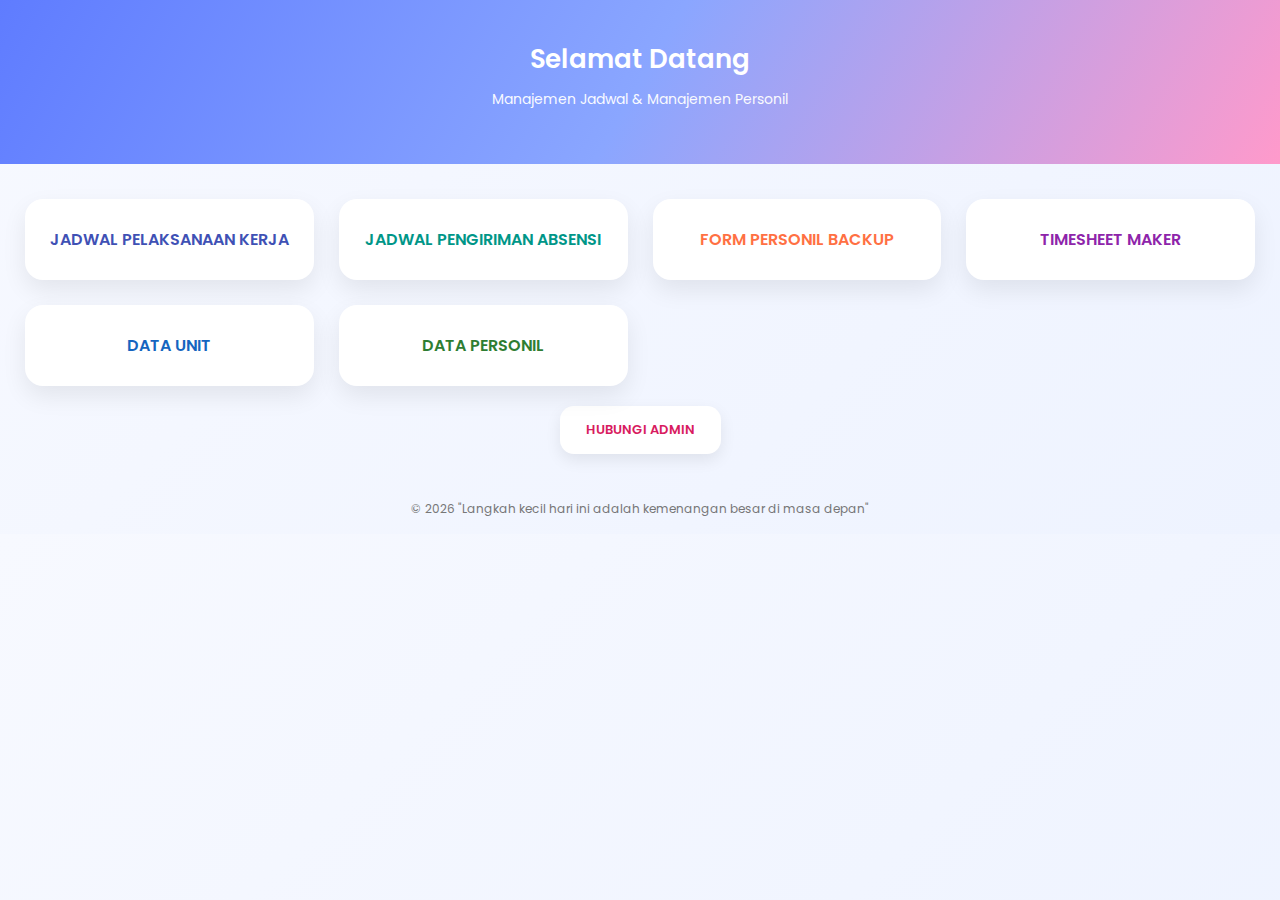
<file: index.html>
<!DOCTYPE html>
<html lang="id">
<head>
<meta charset="UTF-8">
<title>SATPAM MAGELANG</title>
<meta name="viewport" content="width=device-width, initial-scale=1.0">

<style>
@import url('https://fonts.googleapis.com/css2?family=Poppins:wght@300;400;600&display=swap');

body {
  margin: 0;
  font-family: 'Poppins', sans-serif;
  background: linear-gradient(135deg, #f7f9ff, #eef3ff);
  color: #2b2f4b;
}

header {
  padding: 40px 20px;
  text-align: center;
  background: linear-gradient(120deg, #5f7cff, #8aa6ff, #ff9acb);
  color: white;
}

header h1 {
  margin: 0;
  font-size: 26px;
  font-weight: 600;
}

header p {
  margin-top: 10px;
  font-size: 14px;
  opacity: 0.95;
}

/* GRID MENU UTAMA */
.menu {
  padding: 35px 25px 10px;
  display: grid;
  grid-template-columns: repeat(auto-fit, minmax(230px, 1fr));
  gap: 25px;
}

/* KARTU MENU */
.card {
  background: white;
  border-radius: 18px;
  padding: 28px 20px;
  text-decoration: none;
  font-weight: 600;
  text-align: center;
  box-shadow: 0 10px 25px rgba(0,0,0,0.08);
  transition: all 0.35s ease;
  position: relative;
  overflow: hidden;
}

.card:hover {
  transform: translateY(-6px);
  box-shadow: 0 18px 35px rgba(0,0,0,0.12);
}

/* WARNA TIAP MENU */
.kerja { color:#3f51b5; }
.absensi { color:#009688; }
.backup { color:#ff7043; }
.timesheet { color:#8e24aa; }
.unit { color:#1565c0; }
.personil { color:#2e7d32; }

.card::before {
  content:"";
  position:absolute;
  inset:0;
  background: linear-gradient(120deg, transparent, rgba(0,0,0,0.06), transparent);
  opacity:0;
  transition:.3s;
}

.card:hover::before {
  opacity:1;
}

/* HUBUNGI ADMIN */
.admin-wrap {
  padding: 10px 25px 30px;
  text-align: center;
}

.admin {
  display: inline-block;
  background: white;
  padding: 14px 26px;
  border-radius: 14px;
  font-size: 13px;
  font-weight: 600;
  text-decoration: none;
  color: #d81b60;
  box-shadow: 0 6px 16px rgba(0,0,0,0.08);
  transition: 0.3s;
}

.admin:hover {
  transform: translateY(-3px);
  box-shadow: 0 12px 25px rgba(0,0,0,0.12);
}

footer {
  text-align: center;
  padding: 16px;
  font-size: 12px;
  color: #777;
}
</style>
</head>

<body>

<header>
  <h1>Selamat Datang</h1>
  <p>Manajemen Jadwal & Manajemen Personil</p>
</header>

<section class="menu">
  <a href="pages/jadwal-satpam.html" class="card kerja">JADWAL PELAKSANAAN KERJA</a>
  <a href="pages/jadwal-absensi.html" class="card absensi">JADWAL PENGIRIMAN ABSENSI</a>
  <a href="pages/backup-personil.html" class="card backup">FORM PERSONIL BACKUP</a>
  <a href="pages/timesheet.html" class="card timesheet">TIMESHEET MAKER</a>
  <a href="pages/data-unit.html" class="card unit">DATA UNIT</a>
  <a href="pages/data-personil.html" class="card personil">DATA PERSONIL</a>
</section>

<div class="admin-wrap">
  <a href="pages/hubungi-admin.html" class="admin">HUBUNGI ADMIN</a>
</div>

<footer>
  © 2026 "Langkah kecil hari ini adalah kemenangan besar di masa depan"
</footer>

</body>
</html>
</file>
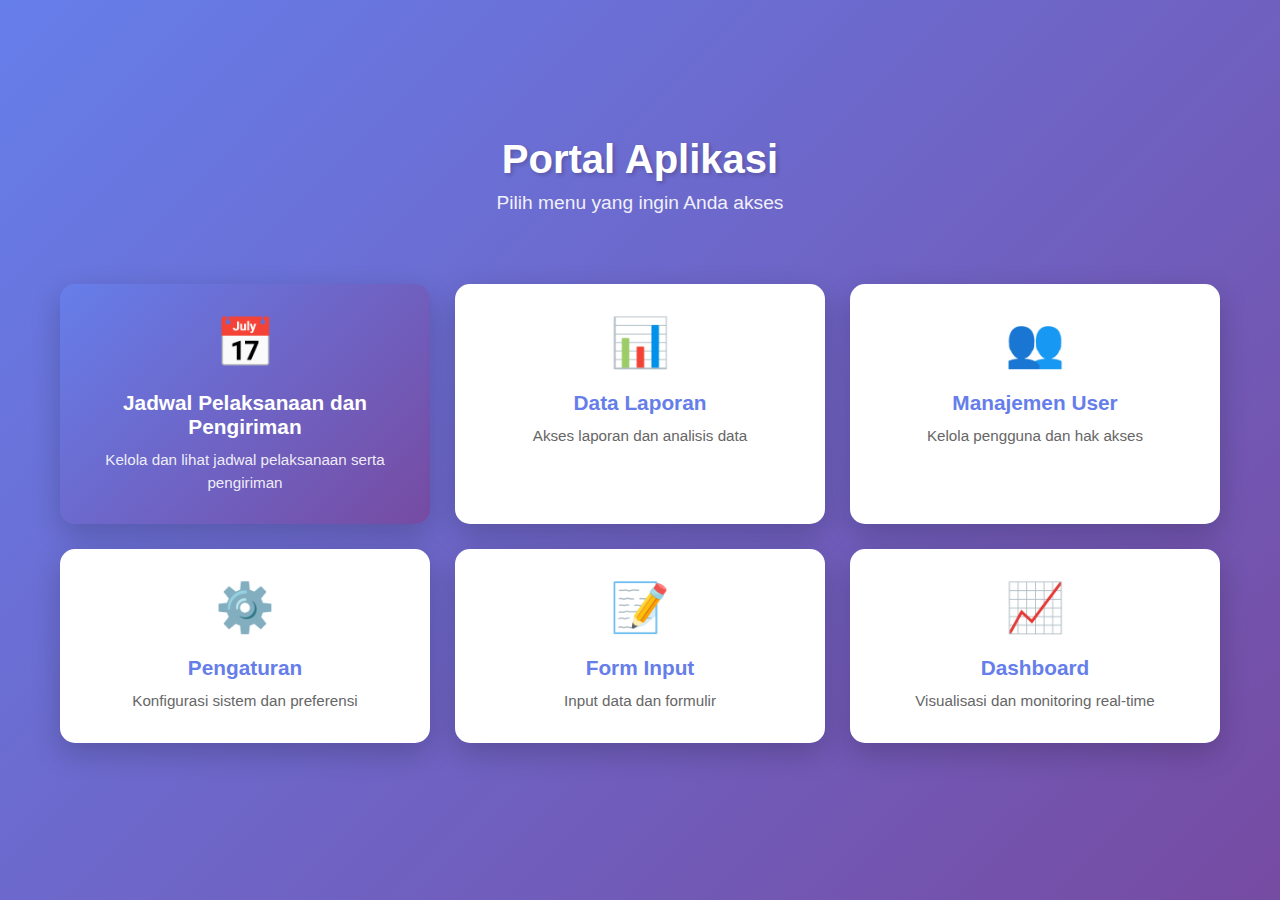
<file: SATPAM.html>
<!DOCTYPE html>
<html lang="id">
<head>
    <meta charset="UTF-8">
    <meta name="viewport" content="width=device-width, initial-scale=1.0">
    <title>Portal Aplikasi</title>
    <style>
        * {
            margin: 0;
            padding: 0;
            box-sizing: border-box;
        }

        body {
            font-family: 'Segoe UI', Tahoma, Geneva, Verdana, sans-serif;
            background: linear-gradient(135deg, #667eea 0%, #764ba2 100%);
            min-height: 100vh;
            display: flex;
            justify-content: center;
            align-items: center;
            padding: 20px;
        }

        .container {
            max-width: 1200px;
            width: 100%;
        }

        .header {
            text-align: center;
            color: white;
            margin-bottom: 50px;
        }

        .header h1 {
            font-size: 2.5em;
            margin-bottom: 10px;
            text-shadow: 2px 2px 4px rgba(0,0,0,0.2);
        }

        .header p {
            font-size: 1.2em;
            opacity: 0.9;
        }

        .menu-grid {
            display: grid;
            grid-template-columns: repeat(auto-fit, minmax(280px, 1fr));
            gap: 25px;
            padding: 20px;
        }

        .menu-card {
            background: white;
            border-radius: 15px;
            padding: 30px;
            text-align: center;
            box-shadow: 0 10px 30px rgba(0,0,0,0.2);
            transition: transform 0.3s ease, box-shadow 0.3s ease;
            cursor: pointer;
            text-decoration: none;
            color: inherit;
            display: block;
        }

        .menu-card:hover {
            transform: translateY(-10px);
            box-shadow: 0 15px 40px rgba(0,0,0,0.3);
        }

        .menu-icon {
            font-size: 3em;
            margin-bottom: 20px;
        }

        .menu-card h3 {
            color: #667eea;
            font-size: 1.3em;
            margin-bottom: 10px;
        }

        .menu-card p {
            color: #666;
            font-size: 0.95em;
            line-height: 1.5;
        }

        .menu-card.primary {
            background: linear-gradient(135deg, #667eea 0%, #764ba2 100%);
            color: white;
        }

        .menu-card.primary h3 {
            color: white;
        }

        .menu-card.primary p {
            color: rgba(255,255,255,0.9);
        }

        @media (max-width: 768px) {
            .header h1 {
                font-size: 2em;
            }

            .menu-grid {
                grid-template-columns: 1fr;
            }
        }
    </style>
</head>
<body>
    <div class="container">
        <div class="header">
            <h1>Portal Aplikasi</h1>
            <p>Pilih menu yang ingin Anda akses</p>
        </div>

        <div class="menu-grid">
            <a href="https://script.google.com/macros/s/AKfycbyxFq3zLiiDbbFQsJAWaymaKPURJ9YpK5iEcfqLaTqgi-X5TVGPTJecTgl9HTOkyf-L/exec?utm_medium=social&utm_source=heylink.me" class="menu-card primary" target="_blank">
                <div class="menu-icon">📅</div>
                <h3>Jadwal Pelaksanaan dan Pengiriman</h3>
                <p>Kelola dan lihat jadwal pelaksanaan serta pengiriman</p>
            </a>

            <div class="menu-card">
                <div class="menu-icon">📊</div>
                <h3>Data Laporan</h3>
                <p>Akses laporan dan analisis data</p>
            </div>

            <div class="menu-card">
                <div class="menu-icon">👥</div>
                <h3>Manajemen User</h3>
                <p>Kelola pengguna dan hak akses</p>
            </div>

            <div class="menu-card">
                <div class="menu-icon">⚙️</div>
                <h3>Pengaturan</h3>
                <p>Konfigurasi sistem dan preferensi</p>
            </div>

            <div class="menu-card">
                <div class="menu-icon">📝</div>
                <h3>Form Input</h3>
                <p>Input data dan formulir</p>
            </div>

            <div class="menu-card">
                <div class="menu-icon">📈</div>
                <h3>Dashboard</h3>
                <p>Visualisasi dan monitoring real-time</p>
            </div>
        </div>
    </div>
</body>
</html>
</file>
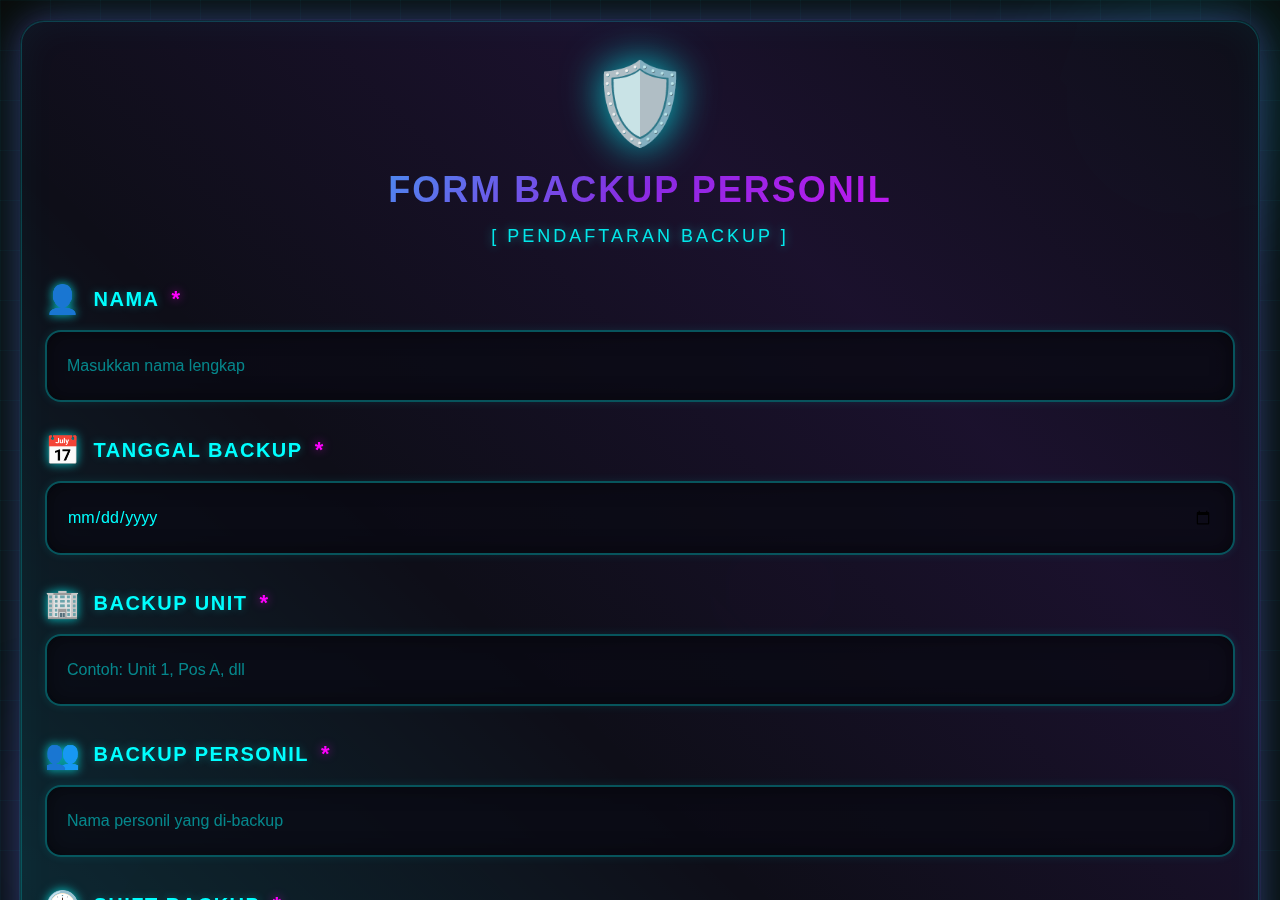
<file: page/backup-personil.html>
<!DOCTYPE html>
<html lang="id">
<head>
    <meta charset="UTF-8">
    <meta name="viewport" content="width=device-width, initial-scale=1.0, maximum-scale=1.0, user-scalable=no, shrink-to-fit=no">
    <meta name="HandheldFriendly" content="true">
    <meta name="MobileOptimized" content="width">
    <title>Form Backup Personil</title>
    <style>
        * {
            margin: 0;
            padding: 0;
            box-sizing: border-box;
            -webkit-touch-callout: none;
            -webkit-tap-highlight-color: transparent;
        }

        html, body {
            width: 100%;
            height: 100%;
            overflow: hidden;
            touch-action: pan-y;
            -webkit-text-size-adjust: 100%;
            -ms-text-size-adjust: 100%;
        }

        body {
            font-family: 'Segoe UI', Tahoma, Geneva, Verdana, sans-serif;
            background: #0a0a0a;
            position: fixed;
            top: 0;
            left: 0;
            right: 0;
            bottom: 0;
        }

        /* Animated grid background */
        body::before {
            content: '';
            position: fixed;
            top: 0;
            left: 0;
            width: 100%;
            height: 100%;
            background: 
                linear-gradient(90deg, rgba(0, 255, 255, 0.03) 1px, transparent 1px),
                linear-gradient(rgba(0, 255, 255, 0.03) 1px, transparent 1px);
            background-size: 50px 50px;
            animation: gridMove 20s linear infinite;
            pointer-events: none;
            z-index: 0;
        }

        @keyframes gridMove {
            0% { transform: translate(0, 0); }
            100% { transform: translate(50px, 50px); }
        }

        /* Mysterious floating orbs */
        .orb {
            position: fixed;
            border-radius: 50%;
            filter: blur(60px);
            opacity: 0.4;
            pointer-events: none;
            animation: float 15s ease-in-out infinite;
            z-index: 1;
        }

        .orb-1 {
            width: 300px;
            height: 300px;
            background: radial-gradient(circle, rgba(0, 255, 255, 0.3), transparent);
            top: -50px;
            right: -50px;
        }

        .orb-2 {
            width: 250px;
            height: 250px;
            background: radial-gradient(circle, rgba(138, 43, 226, 0.3), transparent);
            bottom: -50px;
            left: -50px;
            animation-delay: -5s;
        }

        .orb-3 {
            width: 280px;
            height: 280px;
            background: radial-gradient(circle, rgba(255, 0, 255, 0.2), transparent);
            top: 50%;
            left: 50%;
            animation-delay: -10s;
        }

        @keyframes float {
            0%, 100% { transform: translate(0, 0) scale(1); }
            33% { transform: translate(30px, -30px) scale(1.1); }
            66% { transform: translate(-20px, 20px) scale(0.9); }
        }

        .container {
            width: 100%;
            height: 100%;
            position: fixed;
            top: 0;
            left: 0;
            z-index: 10;
            overflow-y: auto;
            overflow-x: hidden;
            -webkit-overflow-scrolling: touch;
            padding: 20px;
        }

        /* Custom Scrollbar */
        .container::-webkit-scrollbar {
            width: 10px;
        }

        .container::-webkit-scrollbar-track {
            background: rgba(0, 0, 0, 0.3);
        }

        .container::-webkit-scrollbar-thumb {
            background: linear-gradient(180deg, #00ffff, #8a2be2);
            border-radius: 10px;
        }

        .card {
            width: 100%;
            max-width: 100%;
            background: rgba(15, 15, 25, 0.95);
            backdrop-filter: blur(20px);
            border-radius: 24px;
            padding: 36px 24px;
            box-shadow: 
                0 0 60px rgba(0, 255, 255, 0.2),
                0 0 30px rgba(138, 43, 226, 0.3),
                inset 0 0 40px rgba(0, 255, 255, 0.05),
                inset 0 0 0 1px rgba(0, 255, 255, 0.2);
            border: 1px solid rgba(0, 255, 255, 0.1);
            animation: cardAppear 0.8s ease-out;
            position: relative;
            min-height: calc(100vh - 40px);
        }

        @keyframes cardAppear {
            from {
                opacity: 0;
                transform: translateY(30px);
            }
            to {
                opacity: 1;
                transform: translateY(0);
            }
        }

        .card::before {
            content: '';
            position: absolute;
            top: -2px;
            left: -2px;
            right: -2px;
            bottom: -2px;
            background: linear-gradient(45deg, 
                transparent,
                rgba(0, 255, 255, 0.1),
                transparent,
                rgba(138, 43, 226, 0.1),
                transparent
            );
            border-radius: 24px;
            z-index: -1;
            animation: borderGlow 3s linear infinite;
        }

        @keyframes borderGlow {
            0% { background-position: 0% 0%; }
            100% { background-position: 200% 200%; }
        }

        .header {
            text-align: center;
            margin-bottom: 36px;
            position: relative;
        }

        .header-icon {
            font-size: 80px;
            margin-bottom: 16px;
            display: inline-block;
            animation: iconPulse 3s ease-in-out infinite;
            filter: drop-shadow(0 0 20px rgba(0, 255, 255, 0.8));
        }

        @keyframes iconPulse {
            0%, 100% {
                transform: scale(1);
                filter: drop-shadow(0 0 20px rgba(0, 255, 255, 0.8));
            }
            50% {
                transform: scale(1.1);
                filter: drop-shadow(0 0 30px rgba(138, 43, 226, 1));
            }
        }

        .header h1 {
            background: linear-gradient(135deg, #00ffff 0%, #8a2be2 50%, #ff00ff 100%);
            -webkit-background-clip: text;
            -webkit-text-fill-color: transparent;
            background-clip: text;
            font-size: 36px;
            margin-bottom: 12px;
            font-weight: 700;
            letter-spacing: 2px;
            text-transform: uppercase;
            line-height: 1.3;
        }

        .header p {
            color: #00ffff;
            font-size: 18px;
            opacity: 0.9;
            text-shadow: 0 0 10px rgba(0, 255, 255, 0.5);
            letter-spacing: 3px;
        }

        .form-group {
            margin-bottom: 32px;
        }

        label {
            display: flex;
            align-items: center;
            gap: 12px;
            color: #00ffff;
            font-weight: 600;
            margin-bottom: 14px;
            font-size: 20px;
            text-transform: uppercase;
            letter-spacing: 1.5px;
            text-shadow: 0 0 10px rgba(0, 255, 255, 0.3);
        }

        .label-icon {
            font-size: 28px;
            filter: drop-shadow(0 0 5px rgba(0, 255, 255, 0.5));
        }

        .required {
            color: #ff00ff;
            text-shadow: 0 0 10px rgba(255, 0, 255, 0.5);
            font-size: 22px;
        }

        input[type="text"],
        input[type="date"],
        textarea {
            width: 100%;
            padding: 22px 20px;
            background: rgba(10, 10, 20, 0.8);
            border: 2px solid rgba(0, 255, 255, 0.3);
            border-radius: 16px;
            font-size: 16px;
            color: #00ffff;
            font-family: inherit;
            transition: all 0.3s ease;
            box-shadow: 
                inset 0 0 20px rgba(0, 0, 0, 0.5),
                0 0 10px rgba(0, 255, 255, 0.1);
            font-weight: 500;
            line-height: 1.5;
            touch-action: manipulation;
            -webkit-appearance: none;
            -moz-appearance: none;
            appearance: none;
        }

        input::placeholder,
        textarea::placeholder {
            color: rgba(0, 255, 255, 0.5);
            font-size: 16px;
        }

        input:focus,
        textarea:focus {
            outline: none;
            background: rgba(0, 20, 40, 0.9);
            border-color: #00ffff;
            box-shadow: 
                inset 0 0 30px rgba(0, 255, 255, 0.1),
                0 0 25px rgba(0, 255, 255, 0.5);
            color: #00ffff;
        }

        textarea {
            resize: vertical;
            min-height: 140px;
            line-height: 1.6;
        }

        .btn-submit {
            width: 100%;
            padding: 24px;
            background: linear-gradient(135deg, 
                rgba(0, 255, 255, 0.2) 0%, 
                rgba(138, 43, 226, 0.3) 50%,
                rgba(255, 0, 255, 0.2) 100%
            );
            color: #00ffff;
            border: 3px solid rgba(0, 255, 255, 0.6);
            border-radius: 16px;
            font-size: 22px;
            font-weight: 700;
            cursor: pointer;
            transition: all 0.3s ease;
            margin-top: 20px;
            box-shadow: 
                0 0 40px rgba(0, 255, 255, 0.4),
                inset 0 0 20px rgba(0, 255, 255, 0.1);
            position: relative;
            overflow: hidden;
            text-transform: uppercase;
            letter-spacing: 3px;
            text-shadow: 0 0 15px rgba(0, 255, 255, 0.9);
            touch-action: manipulation;
        }

        .btn-submit::before {
            content: '';
            position: absolute;
            top: -50%;
            left: -50%;
            width: 200%;
            height: 200%;
            background: linear-gradient(
                45deg,
                transparent,
                rgba(0, 255, 255, 0.3),
                transparent
            );
            transform: rotate(45deg);
            animation: buttonShine 3s linear infinite;
        }

        @keyframes buttonShine {
            0% { transform: translateX(-100%) translateY(-100%) rotate(45deg); }
            100% { transform: translateX(100%) translateY(100%) rotate(45deg); }
        }

        .btn-submit:active {
            transform: scale(0.98);
            box-shadow: 
                0 0 60px rgba(0, 255, 255, 0.6),
                inset 0 0 30px rgba(0, 255, 255, 0.2);
        }

        .btn-submit:disabled {
            background: rgba(50, 50, 50, 0.5);
            border-color: rgba(100, 100, 100, 0.5);
            color: rgba(150, 150, 150, 0.5);
            cursor: not-allowed;
            opacity: 0.6;
        }

        .alert {
            padding: 22px;
            border-radius: 16px;
            margin-bottom: 28px;
            display: none;
            animation: alertSlide 0.5s ease-out;
            border: 2px solid;
            backdrop-filter: blur(10px);
            font-size: 18px;
            font-weight: 600;
            letter-spacing: 1px;
        }

        @keyframes alertSlide {
            from {
                opacity: 0;
                transform: translateY(-20px);
            }
            to {
                opacity: 1;
                transform: translateY(0);
            }
        }

        .alert-success {
            background: rgba(0, 255, 100, 0.15);
            color: #00ff66;
            border-color: #00ff66;
            box-shadow: 0 0 35px rgba(0, 255, 100, 0.4);
            text-shadow: 0 0 10px rgba(0, 255, 100, 0.5);
        }

        .alert-error {
            background: rgba(255, 0, 100, 0.15);
            color: #ff0066;
            border-color: #ff0066;
            box-shadow: 0 0 35px rgba(255, 0, 100, 0.4);
            text-shadow: 0 0 10px rgba(255, 0, 100, 0.5);
        }

        .loading {
            text-align: center;
            padding: 50px 20px;
            display: none;
        }

        .loading-spinner {
            width: 90px;
            height: 90px;
            margin: 0 auto 24px;
            position: relative;
        }

        .loading-spinner::before,
        .loading-spinner::after {
            content: '';
            position: absolute;
            border-radius: 50%;
            border: 4px solid transparent;
            animation: spin 1.5s linear infinite;
        }

        .loading-spinner::before {
            width: 90px;
            height: 90px;
            border-top-color: #00ffff;
            border-right-color: #00ffff;
            box-shadow: 0 0 25px rgba(0, 255, 255, 0.6);
        }

        .loading-spinner::after {
            width: 70px;
            height: 70px;
            top: 10px;
            left: 10px;
            border-bottom-color: #8a2be2;
            border-left-color: #8a2be2;
            animation-direction: reverse;
            animation-duration: 1s;
            box-shadow: 0 0 25px rgba(138, 43, 226, 0.6);
        }

        @keyframes spin {
            to { transform: rotate(360deg); }
        }

        .loading-text {
            color: #00ffff;
            font-weight: 700;
            font-size: 20px;
            letter-spacing: 3px;
            text-transform: uppercase;
            text-shadow: 0 0 20px rgba(0, 255, 255, 0.9);
            animation: pulse 1.5s ease-in-out infinite;
        }

        @keyframes pulse {
            0%, 100% { opacity: 1; }
            50% { opacity: 0.5; }
        }

        /* Small mobile adjustments */
        @media (max-width: 400px) {
            .container {
                padding: 16px;
            }

            .card {
                padding: 30px 20px;
            }

            .header-icon {
                font-size: 70px;
            }

            .header h1 {
                font-size: 30px;
            }

            .header p {
                font-size: 16px;
            }

            label {
                font-size: 18px;
            }

            .label-icon {
                font-size: 26px;
            }

            input[type="text"],
            input[type="date"],
            textarea {
                padding: 20px 18px;
                font-size: 16px;
            }

            .btn-submit {
                padding: 22px;
                font-size: 20px;
            }
        }

        /* Landscape mode */
        @media (max-height: 600px) and (orientation: landscape) {
            .container {
                padding: 16px;
            }

            .card {
                padding: 28px 20px;
            }

            .header-icon {
                font-size: 60px;
                margin-bottom: 12px;
            }

            .header h1 {
                font-size: 28px;
                margin-bottom: 8px;
            }

            .header {
                margin-bottom: 28px;
            }

            .form-group {
                margin-bottom: 24px;
            }

            label {
                font-size: 18px;
                margin-bottom: 10px;
            }

            input[type="text"],
            input[type="date"],
            textarea {
                padding: 18px 16px;
                font-size: 16px;
            }

            textarea {
                min-height: 100px;
            }

            .btn-submit {
                padding: 20px;
                font-size: 20px;
            }
        }
    </style>
</head>
<body>
    <div class="orb orb-1"></div>
    <div class="orb orb-2"></div>
    <div class="orb orb-3"></div>

    <div class="container">
        <div class="card">
            <div class="header">
                <div class="header-icon">🛡️</div>
                <h1>Form Backup Personil</h1>
                <p>[ PENDAFTARAN BACKUP ]</p>
            </div>

            <div id="alertSuccess" class="alert alert-success">
                ✅ DATA TERSIMPAN | SISTEM BERHASIL DIPERBARUI
            </div>

            <div id="alertError" class="alert alert-error">
                ⚠️ ERROR | GAGAL MENYIMPAN DATA
            </div>

            <div id="loading" class="loading">
                <div class="loading-spinner"></div>
                <div class="loading-text">MENGIRIM DATA...</div>
            </div>

            <form id="formBackup">
                <div class="form-group">
                    <label>
                        <span class="label-icon">👤</span>
                        Nama <span class="required">*</span>
                    </label>
                    <input type="text" id="nama" name="nama" placeholder="Masukkan nama lengkap" required>
                </div>

                <div class="form-group">
                    <label>
                        <span class="label-icon">📅</span>
                        Tanggal Backup <span class="required">*</span>
                    </label>
                    <input type="date" id="tanggalBackup" name="tanggalBackup" required>
                </div>

                <div class="form-group">
                    <label>
                        <span class="label-icon">🏢</span>
                        Backup Unit <span class="required">*</span>
                    </label>
                    <input type="text" id="backupUnit" name="backupUnit" placeholder="Contoh: Unit 1, Pos A, dll" required>
                </div>

                <div class="form-group">
                    <label>
                        <span class="label-icon">👥</span>
                        Backup Personil <span class="required">*</span>
                    </label>
                    <input type="text" id="backupPersonil" name="backupPersonil" placeholder="Nama personil yang di-backup" required>
                </div>

                <div class="form-group">
                    <label>
                        <span class="label-icon">🕐</span>
                        Shift Backup <span class="required">*</span>
                    </label>
                    <input type="text" id="shiftBackup" name="shiftBackup" placeholder="Contoh: Pagi, Siang, Malam" required>
                </div>

                <div class="form-group">
                    <label>
                        <span class="label-icon">📝</span>
                        Keterangan Backup <span class="required">*</span>
                    </label>
                    <textarea id="keteranganBackup" name="keteranganBackup" placeholder="Alasan backup, kondisi, atau informasi penting lainnya" required></textarea>
                </div>

                <div class="form-group">
                    <label>
                        <span class="label-icon">✅</span>
                        Mengetahui <span class="required">*</span>
                    </label>
                    <input type="text" id="mengetahui" name="mengetahui" placeholder="Nama supervisor/koordinator" required>
                </div>

                <button type="submit" class="btn-submit" id="btnSubmit">
                    [ KIRIM DATA ]
                </button>
            </form>
        </div>
    </div>

    <script>
        const form = document.getElementById('formBackup');
        const btnSubmit = document.getElementById('btnSubmit');
        const alertSuccess = document.getElementById('alertSuccess');
        const alertError = document.getElementById('alertError');
        const loading = document.getElementById('loading');

        form.addEventListener('submit', function(e) {
            e.preventDefault();

            alertSuccess.style.display = 'none';
            alertError.style.display = 'none';
            loading.style.display = 'block';
            btnSubmit.disabled = true;

            const formData = {
                nama: document.getElementById('nama').value.trim(),
                tanggalBackup: document.getElementById('tanggalBackup').value,
                backupUnit: document.getElementById('backupUnit').value.trim(),
                backupPersonil: document.getElementById('backupPersonil').value.trim(),
                shiftBackup: document.getElementById('shiftBackup').value.trim(),
                keteranganBackup: document.getElementById('keteranganBackup').value.trim(),
                mengetahui: document.getElementById('mengetahui').value.trim()
            };

            <script>
const GS_URL = "https://script.google.com/macros/s/AKfycbw-ti_x49acipHyNMAhRDLypgVTpUFofCL5sr6eZLve5xa8-olQFBLMFa4o4jJOC0xb/exec";

const form = document.getElementById('formBackup');
const btnSubmit = document.getElementById('btnSubmit');
const alertSuccess = document.getElementById('alertSuccess');
const alertError = document.getElementById('alertError');
const loading = document.getElementById('loading');

form.addEventListener('submit', async function(e) {
  e.preventDefault();

  alertSuccess.style.display = 'none';
  alertError.style.display = 'none';
  loading.style.display = 'block';
  btnSubmit.disabled = true;

  const data = {
    nama: document.getElementById('nama').value.trim(),
    tanggalBackup: document.getElementById('tanggalBackup').value,
    backupUnit: document.getElementById('backupUnit').value.trim(),
    backupPersonil: document.getElementById('backupPersonil').value.trim(),
    shiftBackup: document.getElementById('shiftBackup').value.trim(),
    keteranganBackup: document.getElementById('keteranganBackup').value.trim(),
    mengetahui: document.getElementById('mengetahui').value.trim()
  };

  try {
    const res = await fetch(GS_URL, {
      method: "POST",
      body: JSON.stringify(data)
    });

    const result = await res.json();

    loading.style.display = 'none';

    if (result.status === "sukses" || result.status === "success") {
      alertSuccess.style.display = 'block';
      form.reset();

      setTimeout(() => {
        alertSuccess.style.display = 'none';
        document.querySelector('.container').scrollTop = 0;
      }, 3000);
    } else {
      alertError.style.display = 'block';
      alertError.textContent = "⚠️ GAGAL MENYIMPAN DATA";
    }

  } catch (err) {
    loading.style.display = 'none';
    alertError.style.display = 'block';
    alertError.textContent = "⚠️ ERROR KONEKSI";
  }

  btnSubmit.disabled = false;
});
</script>

</body>
</html>
</file>
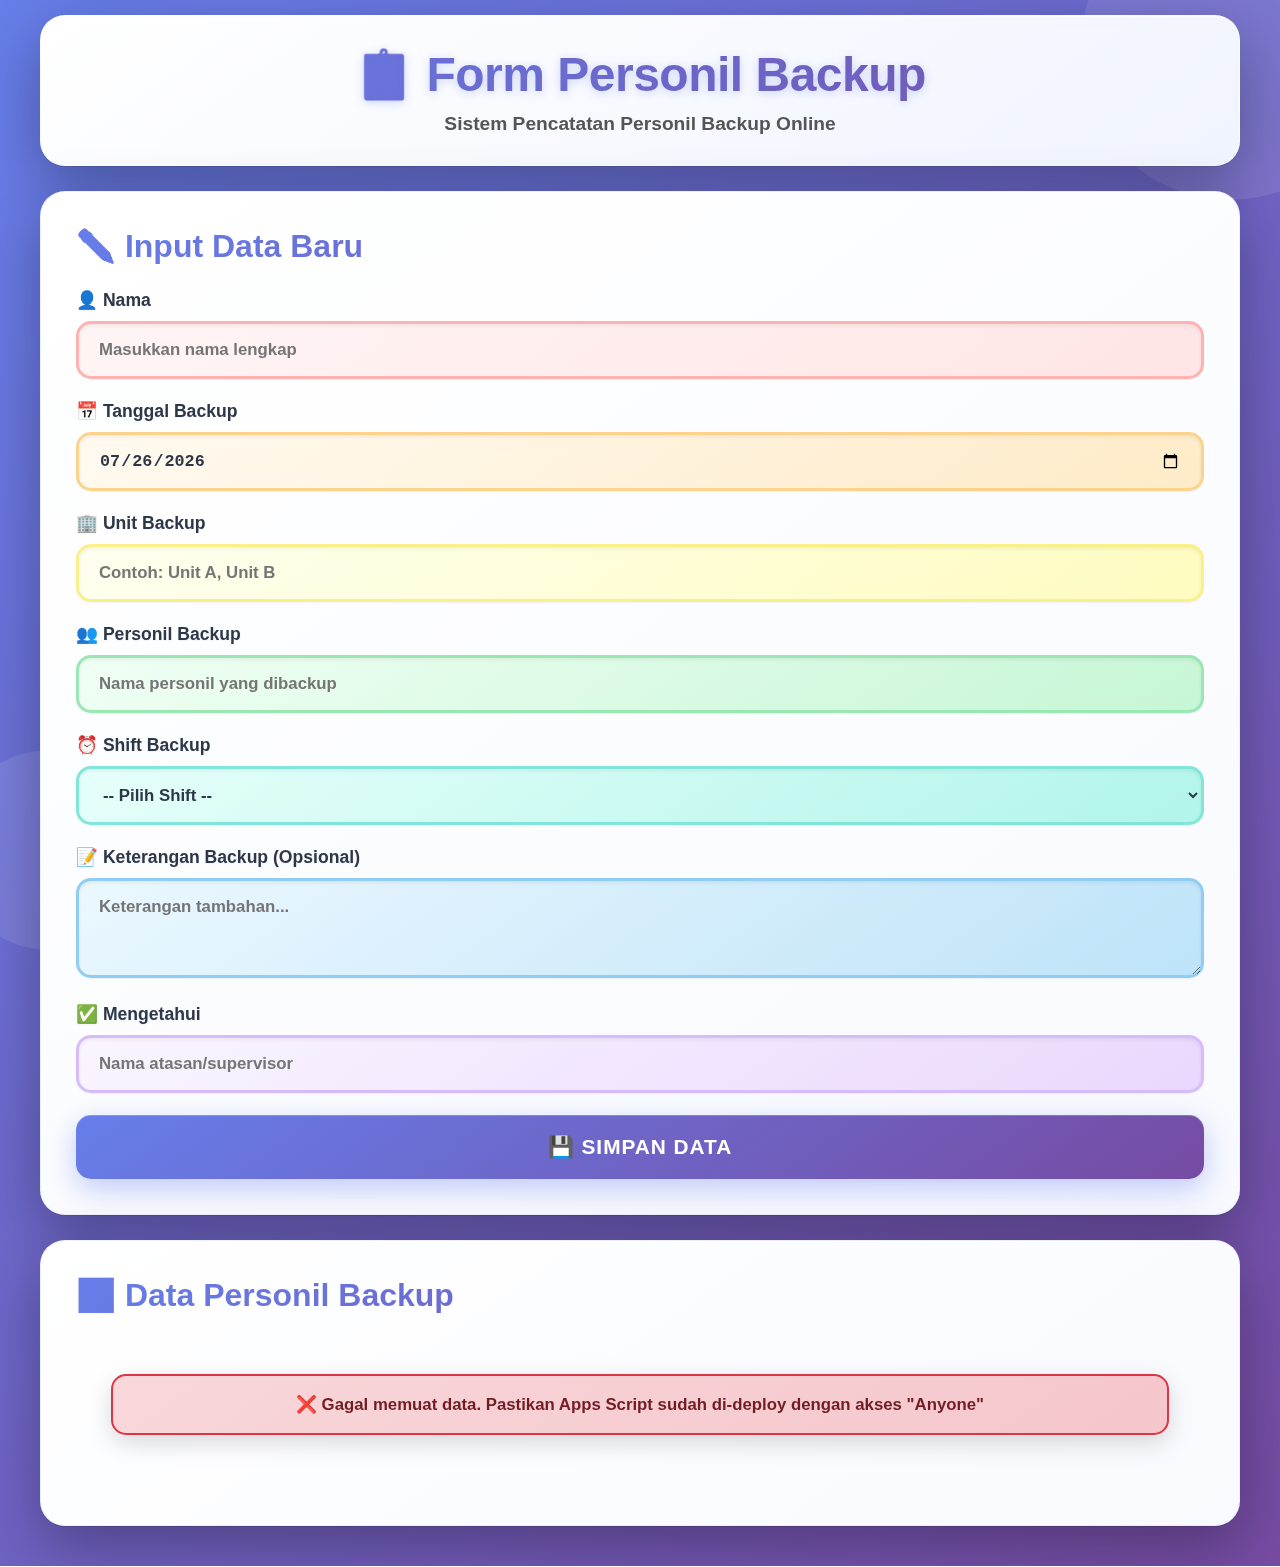
<file: pages/backup-personil.html>
<!DOCTYPE html>
<html lang="id">
<head>
    <meta charset="UTF-8">
    <meta name="viewport" content="width=device-width, initial-scale=1.0">
    <title>Form Personil Backup</title>
    <style>
        * {
            margin: 0;
            padding: 0;
            box-sizing: border-box;
        }
        
        body {
            font-family: 'Segoe UI', Tahoma, Geneva, Verdana, sans-serif;
            background: linear-gradient(135deg, #667eea 0%, #764ba2 100%);
            min-height: 100vh;
            padding: 15px;
            position: relative;
            overflow-x: hidden;
        }
        
        /* Animated background circles */
        body::before,
        body::after {
            content: '';
            position: fixed;
            border-radius: 50%;
            opacity: 0.1;
            animation: float 20s infinite ease-in-out;
        }
        
        body::before {
            width: 300px;
            height: 300px;
            background: white;
            top: -100px;
            right: -100px;
            animation-delay: 0s;
        }
        
        body::after {
            width: 200px;
            height: 200px;
            background: white;
            bottom: -50px;
            left: -50px;
            animation-delay: 10s;
        }
        
        @keyframes float {
            0%, 100% { transform: translate(0, 0) rotate(0deg); }
            33% { transform: translate(30px, -30px) rotate(120deg); }
            66% { transform: translate(-20px, 20px) rotate(240deg); }
        }
        
        .container {
            max-width: 1200px;
            margin: 0 auto;
            position: relative;
            z-index: 1;
        }
        
        .header {
            background: linear-gradient(145deg, #ffffff 0%, #f0f4ff 100%);
            padding: 30px 25px;
            border-radius: 25px;
            box-shadow: 
                0 20px 60px rgba(0,0,0,0.3),
                inset 0 1px 0 rgba(255,255,255,0.8),
                0 1px 0 rgba(0,0,0,0.1);
            margin-bottom: 25px;
            text-align: center;
            border: 1px solid rgba(255,255,255,0.5);
            transform: translateY(0);
            transition: all 0.3s;
        }
        
        .header:hover {
            transform: translateY(-5px);
            box-shadow: 
                0 25px 70px rgba(0,0,0,0.35),
                inset 0 1px 0 rgba(255,255,255,0.8);
        }
        
        .header h1 {
            background: linear-gradient(135deg, #667eea 0%, #764ba2 100%);
            -webkit-background-clip: text;
            -webkit-text-fill-color: transparent;
            background-clip: text;
            font-size: clamp(1.8rem, 5vw, 3rem);
            margin-bottom: 10px;
            font-weight: 900;
            text-shadow: 0 2px 10px rgba(102, 126, 234, 0.3);
            letter-spacing: -0.5px;
        }
        
        .header p {
            color: #555;
            font-size: clamp(1rem, 3vw, 1.2rem);
            font-weight: 600;
        }
        
        .card {
            background: linear-gradient(145deg, #ffffff 0%, #f8faff 100%);
            padding: clamp(25px, 5vw, 35px);
            border-radius: 25px;
            box-shadow: 
                0 20px 60px rgba(0,0,0,0.3),
                inset 0 1px 0 rgba(255,255,255,0.8),
                0 1px 0 rgba(0,0,0,0.1);
            margin-bottom: 25px;
            border: 1px solid rgba(102, 126, 234, 0.1);
            transform: translateY(0);
            transition: all 0.3s;
        }
        
        .card:hover {
            transform: translateY(-5px);
            box-shadow: 
                0 25px 70px rgba(0,0,0,0.35),
                inset 0 1px 0 rgba(255,255,255,0.8);
        }
        
        .card h2 {
            background: linear-gradient(135deg, #667eea 0%, #764ba2 100%);
            -webkit-background-clip: text;
            -webkit-text-fill-color: transparent;
            background-clip: text;
            margin-bottom: 25px;
            font-size: clamp(1.5rem, 4vw, 2rem);
            font-weight: 900;
            display: flex;
            align-items: center;
            gap: 10px;
        }
        
        .form-group {
            margin-bottom: 22px;
            animation: fadeInUp 0.5s ease-out backwards;
        }
        
        .form-group:nth-child(1) { animation-delay: 0.1s; }
        .form-group:nth-child(2) { animation-delay: 0.15s; }
        .form-group:nth-child(3) { animation-delay: 0.2s; }
        .form-group:nth-child(4) { animation-delay: 0.25s; }
        .form-group:nth-child(5) { animation-delay: 0.3s; }
        .form-group:nth-child(6) { animation-delay: 0.35s; }
        .form-group:nth-child(7) { animation-delay: 0.4s; }
        
        @keyframes fadeInUp {
            from {
                opacity: 0;
                transform: translateY(20px);
            }
            to {
                opacity: 1;
                transform: translateY(0);
            }
        }
        
        .form-group label {
            display: block;
            margin-bottom: 10px;
            color: #2d3748;
            font-weight: 700;
            font-size: clamp(0.95rem, 3vw, 1.1rem);
            text-shadow: 0 1px 2px rgba(0,0,0,0.05);
        }
        
        .form-group input,
        .form-group select,
        .form-group textarea {
            width: 100%;
            padding: 16px 20px;
            border: 3px solid #e2e8f0;
            border-radius: 15px;
            font-size: clamp(0.95rem, 3vw, 1.05rem);
            font-weight: 600;
            transition: all 0.3s cubic-bezier(0.4, 0, 0.2, 1);
            background: linear-gradient(145deg, #ffffff 0%, #f7fafc 100%);
            box-shadow: 
                inset 0 2px 4px rgba(0,0,0,0.06),
                0 1px 2px rgba(0,0,0,0.05);
            color: #2d3748;
        }
        
        /* Warna berbeda untuk setiap input */
        #nama {
            background: linear-gradient(145deg, #fff5f5 0%, #ffe5e5 100%);
            border-color: #feb2b2;
        }
        
        #nama:focus {
            border-color: #fc8181;
            background: linear-gradient(145deg, #ffffff 0%, #fff5f5 100%);
            box-shadow: 
                0 0 0 4px rgba(252, 129, 129, 0.2),
                inset 0 2px 4px rgba(0,0,0,0.06),
                0 10px 25px rgba(252, 129, 129, 0.3);
            transform: translateY(-3px);
        }
        
        #tanggalBackup {
            background: linear-gradient(145deg, #fffaf0 0%, #feebc8 100%);
            border-color: #fbd38d;
        }
        
        #tanggalBackup:focus {
            border-color: #f6ad55;
            background: linear-gradient(145deg, #ffffff 0%, #fffaf0 100%);
            box-shadow: 
                0 0 0 4px rgba(246, 173, 85, 0.2),
                inset 0 2px 4px rgba(0,0,0,0.06),
                0 10px 25px rgba(246, 173, 85, 0.3);
            transform: translateY(-3px);
        }
        
        #unitBackup {
            background: linear-gradient(145deg, #fffff0 0%, #fefcbf 100%);
            border-color: #faf089;
        }
        
        #unitBackup:focus {
            border-color: #f6e05e;
            background: linear-gradient(145deg, #ffffff 0%, #fffff0 100%);
            box-shadow: 
                0 0 0 4px rgba(246, 224, 94, 0.2),
                inset 0 2px 4px rgba(0,0,0,0.06),
                0 10px 25px rgba(246, 224, 94, 0.3);
            transform: translateY(-3px);
        }
        
        #personilBackup {
            background: linear-gradient(145deg, #f0fff4 0%, #c6f6d5 100%);
            border-color: #9ae6b4;
        }
        
        #personilBackup:focus {
            border-color: #68d391;
            background: linear-gradient(145deg, #ffffff 0%, #f0fff4 100%);
            box-shadow: 
                0 0 0 4px rgba(104, 211, 145, 0.2),
                inset 0 2px 4px rgba(0,0,0,0.06),
                0 10px 25px rgba(104, 211, 145, 0.3);
            transform: translateY(-3px);
        }
        
        #shiftBackup {
            background: linear-gradient(145deg, #e6fffa 0%, #b2f5ea 100%);
            border-color: #81e6d9;
        }
        
        #shiftBackup:focus {
            border-color: #4fd1c5;
            background: linear-gradient(145deg, #ffffff 0%, #e6fffa 100%);
            box-shadow: 
                0 0 0 4px rgba(79, 209, 197, 0.2),
                inset 0 2px 4px rgba(0,0,0,0.06),
                0 10px 25px rgba(79, 209, 197, 0.3);
            transform: translateY(-3px);
        }
        
        #keteranganBackup {
            background: linear-gradient(145deg, #ebf8ff 0%, #bee3f8 100%);
            border-color: #90cdf4;
            resize: vertical;
            min-height: 100px;
            font-family: inherit;
        }
        
        #keteranganBackup:focus {
            border-color: #63b3ed;
            background: linear-gradient(145deg, #ffffff 0%, #ebf8ff 100%);
            box-shadow: 
                0 0 0 4px rgba(99, 179, 237, 0.2),
                inset 0 2px 4px rgba(0,0,0,0.06),
                0 10px 25px rgba(99, 179, 237, 0.3);
            transform: translateY(-3px);
        }
        
        #mengetahui {
            background: linear-gradient(145deg, #faf5ff 0%, #e9d8fd 100%);
            border-color: #d6bcfa;
        }
        
        #mengetahui:focus {
            border-color: #b794f4;
            background: linear-gradient(145deg, #ffffff 0%, #faf5ff 100%);
            box-shadow: 
                0 0 0 4px rgba(183, 148, 244, 0.2),
                inset 0 2px 4px rgba(0,0,0,0.06),
                0 10px 25px rgba(183, 148, 244, 0.3);
            transform: translateY(-3px);
        }
        
        .btn {
            background: linear-gradient(145deg, #667eea 0%, #764ba2 100%);
            color: white;
            padding: clamp(16px, 4vw, 20px) 35px;
            border: none;
            border-radius: 15px;
            font-size: clamp(1.05rem, 3vw, 1.3rem);
            font-weight: 900;
            cursor: pointer;
            transition: all 0.3s cubic-bezier(0.4, 0, 0.2, 1);
            width: 100%;
            box-shadow: 
                0 10px 30px rgba(102, 126, 234, 0.4),
                inset 0 1px 0 rgba(255,255,255,0.2);
            text-transform: uppercase;
            letter-spacing: 1px;
            position: relative;
            overflow: hidden;
        }
        
        .btn::before {
            content: '';
            position: absolute;
            top: 0;
            left: -100%;
            width: 100%;
            height: 100%;
            background: linear-gradient(90deg, transparent, rgba(255,255,255,0.3), transparent);
            transition: left 0.5s;
        }
        
        .btn:hover::before {
            left: 100%;
        }
        
        .btn:hover {
            transform: translateY(-5px);
            box-shadow: 
                0 15px 40px rgba(102, 126, 234, 0.5),
                inset 0 1px 0 rgba(255,255,255,0.2);
        }
        
        .btn:active {
            transform: translateY(-2px);
        }
        
        .btn:disabled {
            opacity: 0.6;
            cursor: not-allowed;
            transform: none;
        }
        
        .table-container {
            overflow-x: auto;
            border-radius: 15px;
            box-shadow: 
                0 10px 30px rgba(0,0,0,0.15),
                inset 0 1px 0 rgba(255,255,255,0.5);
        }
        
        table {
            width: 100%;
            border-collapse: separate;
            border-spacing: 0;
            background: white;
            font-size: clamp(0.85rem, 2.5vw, 1rem);
        }
        
        table th {
            background: linear-gradient(145deg, #667eea 0%, #764ba2 100%);
            color: white;
            padding: clamp(14px, 3vw, 18px);
            text-align: left;
            font-weight: 900;
            white-space: nowrap;
            font-size: clamp(0.9rem, 2.5vw, 1.1rem);
            text-transform: uppercase;
            letter-spacing: 0.5px;
            box-shadow: 0 2px 10px rgba(102, 126, 234, 0.3);
        }
        
        table th:first-child {
            border-top-left-radius: 15px;
        }
        
        table th:last-child {
            border-top-right-radius: 15px;
        }
        
        table td {
            padding: clamp(12px, 3vw, 16px);
            border-bottom: 2px solid #f0f4f8;
            font-weight: 600;
            color: #2d3748;
        }
        
        table tr {
            transition: all 0.3s;
        }
        
        table tr:hover {
            background: linear-gradient(90deg, #f7fafc 0%, #edf2f7 100%);
            transform: scale(1.01);
            box-shadow: 0 5px 15px rgba(0,0,0,0.1);
        }
        
        table tr:last-child td:first-child {
            border-bottom-left-radius: 15px;
        }
        
        table tr:last-child td:last-child {
            border-bottom-right-radius: 15px;
        }
        
        .alert {
            padding: clamp(14px, 3vw, 18px);
            border-radius: 15px;
            margin-bottom: 20px;
            font-weight: 700;
            font-size: clamp(0.9rem, 2.5vw, 1.05rem);
            animation: slideIn 0.4s cubic-bezier(0.4, 0, 0.2, 1);
            box-shadow: 0 8px 25px rgba(0,0,0,0.15);
            border: 2px solid;
        }
        
        @keyframes slideIn {
            from {
                opacity: 0;
                transform: translateY(-20px) scale(0.95);
            }
            to {
                opacity: 1;
                transform: translateY(0) scale(1);
            }
        }
        
        .alert-success {
            background: linear-gradient(145deg, #d4edda 0%, #c3e6cb 100%);
            color: #155724;
            border-color: #28a745;
        }
        
        .alert-error {
            background: linear-gradient(145deg, #f8d7da 0%, #f5c6cb 100%);
            color: #721c24;
            border-color: #dc3545;
        }
        
        .alert-info {
            background: linear-gradient(145deg, #d1ecf1 0%, #bee5eb 100%);
            color: #0c5460;
            border-color: #17a2b8;
        }
        
        .loading {
            text-align: center;
            padding: clamp(25px, 5vw, 35px);
            color: #667eea;
            font-size: clamp(1.1rem, 3vw, 1.3rem);
            font-weight: 700;
        }
        
        .empty-state {
            text-align: center;
            padding: clamp(35px, 8vw, 55px);
            color: #a0aec0;
        }
        
        .empty-state p {
            font-size: clamp(1.2rem, 3vw, 1.5rem);
            margin-bottom: 12px;
            font-weight: 700;
        }
        
        .empty-state small {
            font-size: clamp(0.9rem, 2.5vw, 1.05rem);
            font-weight: 600;
        }
        
        @media (max-width: 768px) {
            body {
                padding: 10px;
            }
            
            .header {
                padding: 25px 20px;
                margin-bottom: 20px;
            }
            
            .card {
                margin-bottom: 20px;
            }
            
            .form-group {
                margin-bottom: 18px;
            }
            
            .table-container {
                padding: 0;
            }
            
            table {
                display: block;
                font-size: 0.65rem;
            }
            
            table thead {
                display: none;
            }
            
            table tbody {
                display: grid;
                grid-template-columns: repeat(3, 1fr);
                gap: 8px;
                padding: 10px;
            }
            
            table tr {
                display: block;
                border: 2px solid #e2e8f0;
                border-radius: 10px;
                padding: 8px;
                background: linear-gradient(145deg, #ffffff 0%, #f7fafc 100%);
                box-shadow: 0 4px 12px rgba(0,0,0,0.08);
                margin: 0;
            }
            
            table td {
                display: block;
                padding: 4px 0;
                border: none;
                border-bottom: 1px solid #f0f4f8;
                font-size: 0.7rem;
                line-height: 1.3;
            }
            
            table td:last-child {
                border-bottom: none;
            }
            
            table td::before {
                content: attr(data-label);
                font-weight: 800;
                color: #667eea;
                display: block;
                text-transform: uppercase;
                font-size: 0.6rem;
                margin-bottom: 2px;
                letter-spacing: 0.3px;
            }
        }
        
        @media (max-width: 480px) {
            table tbody {
                grid-template-columns: repeat(2, 1fr);
            }
        }
    </style>
</head>
<body>
    <div class="container">
        <div class="header">
            <h1>📋 Form Personil Backup</h1>
            <p>Sistem Pencatatan Personil Backup Online</p>
        </div>
        
        <div id="alert-container"></div>
        
        <div class="card">
            <h2>✏️ Input Data Baru</h2>
            <form id="backupForm">
                <div class="form-group">
                    <label for="nama">👤 Nama</label>
                    <input type="text" id="nama" required placeholder="Masukkan nama lengkap">
                </div>
                
                <div class="form-group">
                    <label for="tanggalBackup">📅 Tanggal Backup</label>
                    <input type="date" id="tanggalBackup" required>
                </div>
                
                <div class="form-group">
                    <label for="unitBackup">🏢 Unit Backup</label>
                    <input type="text" id="unitBackup" required placeholder="Contoh: Unit A, Unit B">
                </div>
                
                <div class="form-group">
                    <label for="personilBackup">👥 Personil Backup</label>
                    <input type="text" id="personilBackup" required placeholder="Nama personil yang dibackup">
                </div>
                
                <div class="form-group">
                    <label for="shiftBackup">⏰ Shift Backup</label>
                    <select id="shiftBackup" required>
                        <option value="">-- Pilih Shift --</option>
                        <option value="Pagi">☀️ Pagi</option>
                        <option value="Siang">🌤️ Siang</option>
                        <option value="Malam">🌙 Malam</option>
                    </select>
                </div>
                
                <div class="form-group">
                    <label for="keteranganBackup">📝 Keterangan Backup (Opsional)</label>
                    <textarea id="keteranganBackup" placeholder="Keterangan tambahan..."></textarea>
                </div>
                
                <div class="form-group">
                    <label for="mengetahui">✅ Mengetahui</label>
                    <input type="text" id="mengetahui" required placeholder="Nama atasan/supervisor">
                </div>
                
                <button type="submit" class="btn" id="submitBtn">💾 Simpan Data</button>
            </form>
        </div>
        
        <div class="card">
            <h2>📊 Data Personil Backup</h2>
            <div id="loading" class="loading">⏳ Memuat data...</div>
            <div id="data-container"></div>
        </div>
    </div>

    <script>
        const APPS_SCRIPT_URL = 'https://script.google.com/macros/s/AKfycbz0h_t8GAssD6Xrni_4W1qkY6KkhoyaR7DJ-U2MSg1QygfIxx5JVvsJaqOwiv6YEOKB/exec';
        
        document.getElementById('tanggalBackup').valueAsDate = new Date();
        
        function showAlert(message, type = 'info') {
            const alertContainer = document.getElementById('alert-container');
            const alertDiv = document.createElement('div');
            alertDiv.className = `alert alert-${type}`;
            alertDiv.textContent = message;
            alertContainer.appendChild(alertDiv);
            
            setTimeout(() => {
                alertDiv.remove();
            }, 5000);
        }
        
        async function loadData() {
            try {
                const response = await fetch(APPS_SCRIPT_URL);
                
                if (!response.ok) {
                    throw new Error('Gagal memuat data');
                }
                
                const data = await response.json();
                displayData(data || []);
            } catch (error) {
                console.error('Error:', error);
                document.getElementById('loading').innerHTML = 
                    '<div class="alert alert-error">❌ Gagal memuat data. Pastikan Apps Script sudah di-deploy dengan akses "Anyone"</div>';
            }
        }
        
        function formatDateIfISO(value) {
            // Cek apakah string dan mengandung format ISO
            if (typeof value === 'string' && value.match(/^\d{4}-\d{2}-\d{2}T\d{2}:\d{2}:\d{2}/)) {
                // Parse tanggal langsung dari string untuk menghindari timezone issue
                const dateParts = value.match(/^(\d{4})-(\d{2})-(\d{2})/);
                if (dateParts) {
                    const year = dateParts[1];
                    const month = dateParts[2];
                    const day = dateParts[3];
                    return `${day}/${month}/${year}`;
                }
            }
            return value;
        }
        
        function displayData(values) {
            const container = document.getElementById('data-container');
            const loading = document.getElementById('loading');
            loading.style.display = 'none';
            
            if (values.length === 0) {
                container.innerHTML = '<div class="empty-state"><p>📭 Belum ada data</p><small>Silakan input data pertama Anda</small></div>';
                return;
            }
            
            const headers = values[0];
            let html = '<div class="table-container"><table>';
            
            html += '<thead><tr>';
            headers.forEach(header => {
                html += `<th>${header}</th>`;
            });
            html += '</tr></thead>';
            
            html += '<tbody>';
            for (let i = values.length - 1; i >= 1; i--) {
                html += '<tr>';
                values[i].forEach((cell, index) => {
                    // Format semua cell yang terdeteksi sebagai ISO date
                    const displayValue = formatDateIfISO(cell) || '-';
                    html += `<td data-label="${headers[index]}">${displayValue}</td>`;
                });
                html += '</tr>';
            }
            html += '</tbody></table></div>';
            
            container.innerHTML = html;
        }
        
        document.getElementById('backupForm').addEventListener('submit', async (e) => {
            e.preventDefault();
            
            const submitBtn = document.getElementById('submitBtn');
            submitBtn.disabled = true;
            submitBtn.textContent = '⏳ Menyimpan...';
            
            const now = new Date();
            const waktuInput = `${String(now.getDate()).padStart(2, '0')}/${String(now.getMonth() + 1).padStart(2, '0')}/${now.getFullYear()} ${String(now.getHours()).padStart(2, '0')}:${String(now.getMinutes()).padStart(2, '0')}:${String(now.getSeconds()).padStart(2, '0')}`;
            
            const nama = document.getElementById('nama').value;
            
            const tanggalBackupRaw = document.getElementById('tanggalBackup').value;
            let tanggalBackup = '';
            if (tanggalBackupRaw) {
                const [year, month, day] = tanggalBackupRaw.split('-');
                tanggalBackup = `${day}/${month}/${year}`;
            }
            
            const unitBackup = document.getElementById('unitBackup').value;
            const personilBackup = document.getElementById('personilBackup').value;
            const shiftBackup = document.getElementById('shiftBackup').value;
            const keteranganBackup = document.getElementById('keteranganBackup').value;
            const mengetahui = document.getElementById('mengetahui').value;
            
            const rowData = [
                waktuInput,
                nama,
                tanggalBackup,
                unitBackup,
                personilBackup,
                shiftBackup,
                keteranganBackup,
                mengetahui
            ];
            
            try {
                const response = await fetch(APPS_SCRIPT_URL, {
                    method: 'POST',
                    mode: 'no-cors',
                    headers: {
                        'Content-Type': 'application/json',
                    },
                    body: JSON.stringify({
                        values: rowData
                    })
                });
                
                showAlert('✅ Data berhasil disimpan!', 'success');
                document.getElementById('backupForm').reset();
                document.getElementById('tanggalBackup').valueAsDate = new Date();
                
                setTimeout(() => {
                    loadData();
                }, 2000);
                
            } catch (error) {
                console.error('Error:', error);
                showAlert('❌ Gagal menyimpan data. Silakan coba lagi.', 'error');
            } finally {
                submitBtn.disabled = false;
                submitBtn.textContent = '💾 Simpan Data';
            }
        });
        
        loadData();
    </script>
</body>
</html>
</file>
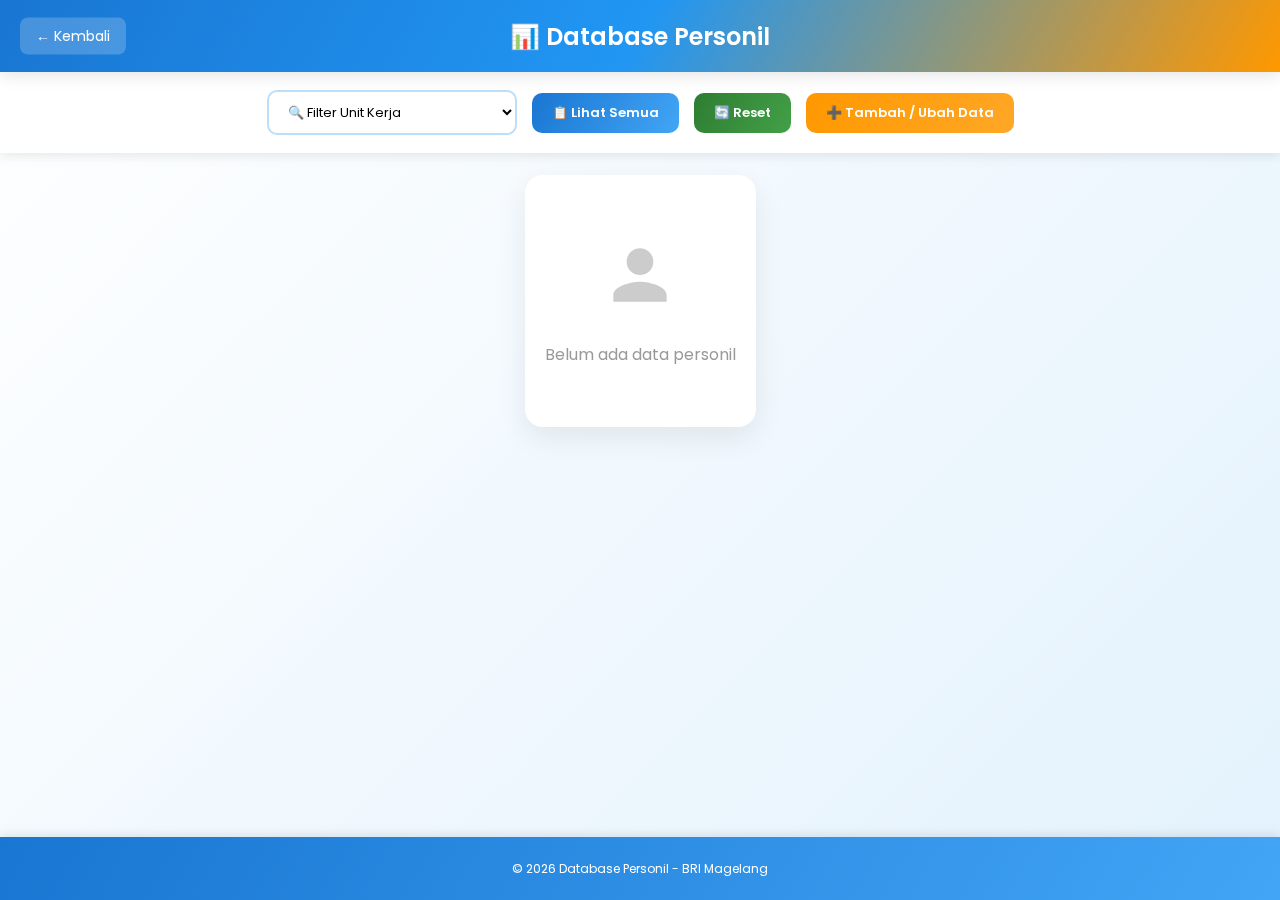
<file: pages/database.html>
<!DOCTYPE html>
<html lang="id">
<head>
<meta charset="UTF-8">
<title>Database Personil</title>
<meta name="viewport" content="width=device-width, initial-scale=1.0, viewport-fit=cover">
<style>
@import url('https://fonts.googleapis.com/css2?family=Poppins:wght@300;400;600;700&display=swap');
* {
  box-sizing: border-box;
  margin: 0;
  padding: 0;
}

html, body {
  height: 100%;
  width: 100%;
  overflow: hidden;
}

body {
  font-family: 'Poppins', sans-serif;
  background: linear-gradient(135deg, #ffffff, #e3f2fd);
  color: #1a1a1a;
  display: flex;
  flex-direction: column;
  padding-bottom: 0;
  position: relative;
}
header {
  padding: 2%;
  text-align: center;
  background: linear-gradient(120deg, #1976d2, #2196f3, #ff9800);
  color: white;
  box-shadow: 0 4px 15px rgba(0,0,0,0.1);
  position: fixed;
  top: 0;
  left: 0;
  right: 0;
  height: 8%;
  display: flex;
  align-items: center;
  justify-content: center;
  z-index: 100;
}
header h1 {
  margin: 0;
  font-size: 24px;
  font-weight: 600;
}
@media (max-width: 600px) {
  header h1 {
    font-size: 18px;
    padding: 0 60px;
  }
}
.back-btn {
  position: absolute;
  left: 20px;
  top: 50%;
  transform: translateY(-50%);
  background: rgba(255,255,255,0.2);
  color: white;
  padding: 8px 16px;
  border-radius: 8px;
  text-decoration: none;
  font-size: 14px;
  transition: 0.3s;
}
.back-btn:hover {
  background: rgba(255,255,255,0.3);
}
@media (max-width: 600px) {
  .back-btn {
    left: 10px;
    padding: 6px 12px;
    font-size: 12px;
  }
}
.container {
  max-width: 1400px;
  margin: 0 auto;
  padding: 0 2%;
  width: 100%;
}
@media (max-width: 600px) {
  .container {
    padding: 0 2%;
  }
}
.control-panel {
  background: white;
  border-radius: 0;
  padding: 1.5% 2%;
  box-shadow: 0 4px 10px rgba(0,0,0,0.08);
  position: fixed;
  top: 8%;
  left: 0;
  right: 0;
  height: 9%;
  display: flex;
  align-items: center;
  justify-content: center;
  z-index: 90;
}
@media (max-width: 600px) {
  .control-panel {
    padding: 1.5% 2%;
    height: 10%;
  }
}
.button-group {
  display: flex;
  gap: 15px;
  align-items: center;
  justify-content: center;
  width: 100%;
  flex-wrap: wrap;
}
@media (max-width: 600px) {
  .button-group {
    gap: 8px;
  }
}
.btn {
  padding: 10px 20px;
  border: none;
  border-radius: 10px;
  font-size: 13px;
  font-weight: 600;
  cursor: pointer;
  transition: 0.3s;
  font-family: 'Poppins', sans-serif;
  white-space: nowrap;
  text-decoration: none;
  display: inline-block;
}
@media (max-width: 600px) {
  .btn {
    padding: 8px 15px;
    font-size: 11px;
  }
}
.btn-primary {
  background: linear-gradient(120deg, #1976d2, #42a5f5);
  color: white;
}
.btn-primary:hover {
  transform: translateY(-2px);
  box-shadow: 0 6px 20px rgba(25, 118, 210, 0.3);
}
.btn-secondary {
  background: linear-gradient(120deg, #ff9800, #ffa726);
  color: white;
}
.btn-secondary:hover {
  transform: translateY(-2px);
  box-shadow: 0 6px 20px rgba(255, 152, 0, 0.3);
}
.btn-success {
  background: linear-gradient(120deg, #2e7d32, #43a047);
  color: white;
}
.btn-success:hover {
  transform: translateY(-2px);
  box-shadow: 0 6px 20px rgba(46, 125, 50, 0.3);
}
.filter-select {
  padding: 10px 15px;
  border: 2px solid #bbdefb;
  border-radius: 10px;
  font-family: 'Poppins', sans-serif;
  font-size: 13px;
  background: white;
  cursor: pointer;
  flex: 1;
  max-width: 250px;
  transition: 0.3s;
}
.filter-select:focus {
  outline: none;
  border-color: #1976d2;
}
@media (max-width: 600px) {
  .filter-select {
    padding: 8px 10px;
    font-size: 11px;
    max-width: 180px;
  }
}
.content-area {
  position: fixed;
  top: 18%;
  left: 0;
  right: 0;
  bottom: 8%;
  overflow-y: auto;
  overflow-x: hidden;
  display: flex;
  align-items: flex-start;
  justify-content: center;
  padding: 1% 2%;
  z-index: 1;
}
.content-area::-webkit-scrollbar {
  width: 8px;
}
.content-area::-webkit-scrollbar-track {
  background: rgba(0, 0, 0, 0.1);
  border-radius: 10px;
}
.content-area::-webkit-scrollbar-thumb {
  background: rgba(95, 124, 255, 0.5);
  border-radius: 10px;
}
.content-area::-webkit-scrollbar-thumb:hover {
  background: rgba(95, 124, 255, 0.7);
}
@media (max-width: 600px) {
  .content-area {
    top: 18%;
    bottom: 8%;
    padding: 2%;
  }
}
footer {
  background: linear-gradient(120deg, #1976d2, #42a5f5);
  color: white;
  text-align: center;
  padding: 1.5%;
  font-size: 12px;
  position: fixed;
  bottom: 0;
  left: 0;
  right: 0;
  height: 7%;
  min-height: 40px;
  display: flex;
  align-items: center;
  justify-content: center;
  box-shadow: 0 -2px 10px rgba(0,0,0,0.1);
  padding-bottom: calc(1.5% + env(safe-area-inset-bottom));
  z-index: 100;
}
@media (max-width: 600px) {
  footer {
    font-size: 10px;
    padding: 1.5%;
    height: 8%;
    min-height: 35px;
    padding-bottom: calc(1.5% + env(safe-area-inset-bottom));
  }
}
.empty-state {
  background: white;
  border-radius: 18px;
  padding: 60px 20px;
  text-align: center;
  box-shadow: 0 10px 30px rgba(0,0,0,0.08);
}
.empty-state svg {
  margin-bottom: 20px;
}
.empty-state p {
  color: #999;
  font-size: 16px;
  margin: 0;
}
.loading-spinner {
  border: 4px solid #bbdefb;
  border-top: 4px solid #1976d2;
  border-radius: 50%;
  width: 50px;
  height: 50px;
  animation: spin 1s linear infinite;
  margin: 40px auto;
}
@keyframes spin {
  0% { transform: rotate(0deg); }
  100% { transform: rotate(360deg); }
}

/* Grid 3x3 untuk Lihat Semua - Selalu 3 kolom, max 3 rows */
.grid-container {
  display: grid;
  grid-template-columns: repeat(3, 1fr);
  grid-auto-rows: 175px;
  gap: 1.2%;
  width: 100%;
  max-width: 100%;
}
.unit-card {
  background: white;
  border-radius: 10px;
  box-shadow: 0 3px 10px rgba(0,0,0,0.1);
  overflow: hidden;
  display: flex;
  flex-direction: column;
  transition: 0.3s;
  height: 175px;
}
.unit-card:hover {
  transform: translateY(-3px);
  box-shadow: 0 6px 18px rgba(25, 118, 210, 0.2);
}
.unit-card-header {
  background: linear-gradient(120deg, #1976d2, #42a5f5);
  color: white;
  padding: 12px 10px;
  text-align: center;
  font-weight: 600;
  font-size: 14px;
  display: flex;
  align-items: center;
  justify-content: center;
  gap: 8px;
  flex-shrink: 0;
  min-height: 44px;
  line-height: 1.3;
}
.info-badge {
  background: rgba(255,255,255,0.25);
  padding: 3px 8px;
  border-radius: 12px;
  font-size: 11px;
  font-weight: 600;
  min-width: 24px;
  text-align: center;
}
.unit-card-body {
  padding: 8px;
  overflow-y: auto;
  flex: 1;
}
.unit-card-body.compact {
  padding: 6px;
}
.unit-card-body::-webkit-scrollbar {
  width: 4px;
}
.unit-card-body::-webkit-scrollbar-track {
  background: #f5f5f5;
  border-radius: 10px;
}
.unit-card-body::-webkit-scrollbar-thumb {
  background: #1976d2;
  border-radius: 10px;
}
.unit-card-body::-webkit-scrollbar-thumb:hover {
  background: #1565c0;
}
.personil-item {
  padding: 6px 8px;
  margin-bottom: 4px;
  border-radius: 6px;
  background: #f8f9ff;
  transition: 0.2s;
  cursor: pointer;
}
.personil-item:last-child {
  margin-bottom: 0;
}
.personil-item:hover {
  background: #e8eaff;
  transform: translateX(2px);
}
.personil-name {
  font-weight: 500;
  font-size: 11px;
  color: #2b2f4b;
  cursor: pointer;
  line-height: 1.5;
  display: block;
  overflow: hidden;
  text-overflow: ellipsis;
}
.personil-name:hover {
  color: #1976d2;
}

/* Single Unit Container (untuk filter) */
.single-unit-container {
  width: 100%;
  max-width: 900px;
}
.unit-card-large {
  background: white;
  border-radius: 18px;
  box-shadow: 0 10px 30px rgba(0,0,0,0.08);
  overflow: hidden;
}
.unit-card-large .unit-card-header {
  padding: 20px;
  font-size: 20px;
}
.unit-card-large .unit-card-body {
  padding: 20px;
  max-height: 600px;
}
.unit-card-large .personil-item {
  padding: 15px;
  margin-bottom: 10px;
  font-size: 15px;
}

/* Modal */
.modal {
  display: none;
  position: fixed;
  z-index: 1000;
  left: 0;
  top: 8%;
  width: 100%;
  height: 85%;
  background-color: rgba(0,0,0,0.5);
  animation: fadeIn 0.3s;
  overflow-y: auto;
}
@keyframes fadeIn {
  from { opacity: 0; }
  to { opacity: 1; }
}
.modal-content {
  background-color: white;
  margin: 3% auto;
  padding: 0;
  border-radius: 20px;
  width: 90%;
  max-width: 500px;
  max-height: calc(85vh - 8% - 7%);
  box-shadow: 0 20px 60px rgba(0,0,0,0.3);
  animation: slideIn 0.3s;
  overflow: hidden;
  display: flex;
  flex-direction: column;
}
@keyframes slideIn {
  from {
    transform: translateY(-50px);
    opacity: 0;
  }
  to {
    transform: translateY(0);
    opacity: 1;
  }
}
.modal-header {
  background: linear-gradient(120deg, #1976d2, #42a5f5);
  color: white;
  padding: 20px;
  display: flex;
  justify-content: space-between;
  align-items: center;
  flex-shrink: 0;
}
.modal-header h2 {
  margin: 0;
  font-size: 20px;
  font-weight: 600;
}
.close {
  color: white;
  font-size: 32px;
  font-weight: bold;
  cursor: pointer;
  line-height: 1;
  transition: 0.2s;
}
.close:hover {
  transform: scale(1.2);
}
.modal-body {
  padding: 25px;
  overflow-y: auto;
  flex: 1;
}
.modal-body::-webkit-scrollbar {
  width: 8px;
}
.modal-body::-webkit-scrollbar-track {
  background: #f0f0f0;
  border-radius: 10px;
}
.modal-body::-webkit-scrollbar-thumb {
  background: #1976d2;
  border-radius: 10px;
}
.photo-container {
  text-align: center;
  margin-bottom: 25px;
}
.photo-container img {
  max-width: 100%;
  max-height: 300px;
  border-radius: 15px;
  box-shadow: 0 8px 20px rgba(0,0,0,0.15);
}
.detail-row {
  margin-bottom: 15px;
  padding-bottom: 15px;
  border-bottom: 1px solid #eee;
}
.detail-row:last-child {
  border-bottom: none;
}
.detail-label {
  font-size: 12px;
  color: #999;
  margin-bottom: 5px;
  font-weight: 500;
  text-transform: uppercase;
  letter-spacing: 0.5px;
}
.detail-value {
  font-size: 15px;
  color: #2b2f4b;
  font-weight: 500;
  word-wrap: break-word;
}
.detail-value.empty {
  color: #ccc;
  font-style: italic;
}
.detail-value a {
  color: #1976d2;
  text-decoration: none;
  transition: 0.2s;
}
.detail-value a:hover {
  text-decoration: underline;
}

/* Button Request ID Card */
.btn-request-idcard {
  width: 100%;
  padding: 14px;
  background: linear-gradient(120deg, #ff9800, #ffa726);
  color: white;
  border: none;
  border-radius: 12px;
  font-size: 15px;
  font-weight: 600;
  cursor: pointer;
  transition: 0.3s;
  font-family: 'Poppins', sans-serif;
  margin: 20px 0;
  display: flex;
  align-items: center;
  justify-content: center;
  gap: 8px;
}
.btn-request-idcard:hover:not(:disabled) {
  transform: translateY(-2px);
  box-shadow: 0 8px 20px rgba(255, 152, 0, 0.4);
}
.btn-request-idcard:disabled {
  opacity: 0.6;
  cursor: not-allowed;
}

/* Toast Notification */
.toast {
  position: fixed;
  bottom: calc(7% + 20px);
  right: 30px;
  background: white;
  padding: 16px 24px;
  border-radius: 12px;
  box-shadow: 0 8px 24px rgba(0,0,0,0.2);
  display: none;
  align-items: center;
  gap: 12px;
  z-index: 10000;
  animation: slideInRight 0.3s ease-out;
  max-width: 400px;
}
@keyframes slideInRight {
  from {
    transform: translateX(400px);
    opacity: 0;
  }
  to {
    transform: translateX(0);
    opacity: 1;
  }
}
.toast.show {
  display: flex;
}
.toast-icon {
  font-size: 24px;
  flex-shrink: 0;
}
.toast-message {
  font-size: 14px;
  color: #2b2f4b;
  font-weight: 500;
}
.toast.success {
  border-left: 4px solid #2e7d32;
}
.toast.error {
  border-left: 4px solid #d32f2f;
}
.toast.warning {
  border-left: 4px solid #ff9800;
  background: #fff3e0;
}
.toast.warning .toast-message {
  color: #e65100;
  font-size: 13px;
  line-height: 1.5;
}
.toast.warning .toast-icon {
  color: #ff9800;
}

/* Confirmation Modal */
.confirm-modal {
  display: none;
  position: fixed;
  z-index: 10001;
  left: 0;
  top: 8%;
  width: 100%;
  height: 85%;
  background-color: rgba(0,0,0,0.6);
  animation: fadeIn 0.3s;
  overflow-y: auto;
}
.confirm-modal-content {
  background-color: white;
  margin: 10% auto;
  padding: 0;
  border-radius: 20px;
  width: 90%;
  max-width: 450px;
  box-shadow: 0 20px 60px rgba(0,0,0,0.3);
  animation: slideIn 0.3s;
  overflow: hidden;
}
.confirm-modal-header {
  background: linear-gradient(120deg, #ff9800, #ffa726);
  color: white;
  padding: 20px;
  text-align: center;
}
.confirm-modal-icon {
  font-size: 48px;
  margin-bottom: 10px;
}
.confirm-modal-title {
  font-size: 20px;
  font-weight: 600;
  margin: 0;
}
.confirm-modal-body {
  padding: 25px;
  text-align: center;
}
.confirm-modal-message {
  font-size: 15px;
  color: #666;
  margin-bottom: 10px;
  line-height: 1.6;
}
.confirm-modal-personil {
  background: #e3f2fd;
  padding: 15px;
  border-radius: 10px;
  margin: 15px 0;
  border: 2px solid #bbdefb;
}
.confirm-modal-personil-name {
  font-size: 18px;
  font-weight: 600;
  color: #1976d2;
  margin-bottom: 5px;
}
.confirm-modal-personil-unit {
  font-size: 14px;
  color: #999;
}
.confirm-modal-buttons {
  display: flex;
  gap: 10px;
  margin-top: 20px;
}
.btn-confirm {
  flex: 1;
  padding: 12px;
  border: none;
  border-radius: 10px;
  font-size: 14px;
  font-weight: 600;
  cursor: pointer;
  transition: 0.3s;
  font-family: 'Poppins', sans-serif;
}
.btn-confirm-yes {
  background: linear-gradient(120deg, #ff9800, #ffa726);
  color: white;
}
.btn-confirm-yes:hover {
  transform: translateY(-2px);
  box-shadow: 0 6px 20px rgba(255, 152, 0, 0.3);
}
.btn-confirm-no {
  background: #f0f0f0;
  color: #666;
}
.btn-confirm-no:hover {
  background: #e0e0e0;
}

/* Skeleton Loading */
.skeleton-card {
  pointer-events: none;
}
.skeleton-shimmer {
  background: linear-gradient(90deg, #f0f0f0 25%, #e0e0e0 50%, #f0f0f0 75%);
  background-size: 200% 100%;
  animation: shimmer 1.5s infinite;
}
@keyframes shimmer {
  0% { background-position: -200% 0; }
  100% { background-position: 200% 0; }
}
.skeleton-text {
  height: 14px;
  background: #e0e0e0;
  border-radius: 4px;
  margin-bottom: 8px;
}

@media (max-width: 600px) {
  .modal-content {
    width: 95%;
    margin: 5% auto;
  }
  .modal {
    top: 10%;
    height: 82%;
  }
  .confirm-modal {
    top: 10%;
    height: 82%;
  }
  .toast {
    right: 15px;
    left: 15px;
    max-width: none;
    bottom: calc(8% + 15px);
  }
}
</style>
</head>
<body>
<header>
  <a href="../index.html" class="back-btn">← Kembali</a>
  <h1>📊 Database Personil</h1>
</header>

<div class="container">
  <div class="control-panel">
    <div class="button-group">
      <select class="filter-select" id="unitFilter" onchange="filterByUnit()">
        <option value="">🔍 Filter Unit Kerja</option>
        <option value="AKMIL">AKMIL</option>
        <option value="BANDONGAN">BANDONGAN</option>
        <option value="BOROBUDUR">BOROBUDUR</option>
        <option value="BOTTON">BOTTON</option>
        <option value="CANDIMULYO">CANDIMULYO</option>
        <option value="GLAGAH">GLAGAH</option>
        <option value="GRABAG">GRABAG</option>
        <option value="KAJORAN">KAJORAN</option>
        <option value="KALIANGKRIK">KALIANGKRIK</option>
        <option value="KARANGGADING">KARANGGADING</option>
        <option value="KC MAGELANG">KC MAGELANG</option>
        <option value="KCP SHOPPING">KCP SHOPPING</option>
        <option value="KRASAK">KRASAK</option>
        <option value="MAGELANG SELATAN">MAGELANG SELATAN</option>
        <option value="MAGELANG UTARA">MAGELANG UTARA</option>
        <option value="MERTOYUDAN">MERTOYUDAN</option>
        <option value="NGABLAK">NGABLAK</option>
        <option value="PAKIS">PAKIS</option>
        <option value="PAYAMAN">PAYAMAN</option>
        <option value="REJOWINANGUN">REJOWINANGUN</option>
        <option value="SALAMAN">SALAMAN</option>
        <option value="SECANG">SECANG</option>
        <option value="SUKARNO HATTA">SUKARNO HATTA</option>
        <option value="TEGALREJO">TEGALREJO</option>
        <option value="TEMPURAN">TEMPURAN</option>
        <option value="WINDUSARI">WINDUSARI</option>
      </select>
      
      <button class="btn btn-primary" onclick="showAllUnits()">📋 Lihat Semua</button>
      <button class="btn btn-success" onclick="resetView()">🔄 Reset</button>
      <a href="data-personil.html" class="btn btn-secondary">➕ Tambah / Ubah Data</a>
    </div>
  </div>
</div>

<div class="content-area" id="contentArea">
  <div class="grid-container">
    <!-- Skeleton Loading -->
    <div class="unit-card skeleton-card">
      <div class="unit-card-header skeleton-shimmer">
        <div class="skeleton-text" style="width: 60%; margin: 0 auto;"></div>
      </div>
      <div class="unit-card-body">
        <div class="skeleton-text" style="width: 80%; margin-bottom: 10px;"></div>
        <div class="skeleton-text" style="width: 90%; margin-bottom: 10px;"></div>
        <div class="skeleton-text" style="width: 75%; margin-bottom: 10px;"></div>
        <div class="skeleton-text" style="width: 85%; margin-bottom: 10px;"></div>
      </div>
    </div>
    <div class="unit-card skeleton-card">
      <div class="unit-card-header skeleton-shimmer">
        <div class="skeleton-text" style="width: 60%; margin: 0 auto;"></div>
      </div>
      <div class="unit-card-body">
        <div class="skeleton-text" style="width: 85%; margin-bottom: 10px;"></div>
        <div class="skeleton-text" style="width: 70%; margin-bottom: 10px;"></div>
        <div class="skeleton-text" style="width: 90%; margin-bottom: 10px;"></div>
        <div class="skeleton-text" style="width: 75%; margin-bottom: 10px;"></div>
      </div>
    </div>
    <div class="unit-card skeleton-card">
      <div class="unit-card-header skeleton-shimmer">
        <div class="skeleton-text" style="width: 60%; margin: 0 auto;"></div>
      </div>
      <div class="unit-card-body">
        <div class="skeleton-text" style="width: 90%; margin-bottom: 10px;"></div>
        <div class="skeleton-text" style="width: 70%; margin-bottom: 10px;"></div>
        <div class="skeleton-text" style="width: 85%; margin-bottom: 10px;"></div>
        <div class="skeleton-text" style="width: 80%; margin-bottom: 10px;"></div>
      </div>
    </div>
    <div class="unit-card skeleton-card">
      <div class="unit-card-header skeleton-shimmer">
        <div class="skeleton-text" style="width: 60%; margin: 0 auto;"></div>
      </div>
      <div class="unit-card-body">
        <div class="skeleton-text" style="width: 75%; margin-bottom: 10px;"></div>
        <div class="skeleton-text" style="width: 90%; margin-bottom: 10px;"></div>
        <div class="skeleton-text" style="width: 80%; margin-bottom: 10px;"></div>
        <div class="skeleton-text" style="width: 85%; margin-bottom: 10px;"></div>
      </div>
    </div>
  </div>
</div>

<!-- Modal Detail Personil -->
<div id="detailModal" class="modal">
  <div class="modal-content">
    <div class="modal-header">
      <h2>Detail Personil</h2>
      <span class="close" onclick="closeModal()">&times;</span>
    </div>
    <div class="modal-body" id="modalBody">
      <!-- Content will be inserted by JavaScript -->
    </div>
  </div>
</div>

<!-- Confirmation Modal -->
<div id="confirmModal" class="confirm-modal">
  <div class="confirm-modal-content">
    <div class="confirm-modal-header">
      <div class="confirm-modal-icon">📸</div>
      <h3 class="confirm-modal-title">Request Cetak ID Card</h3>
    </div>
    <div class="confirm-modal-body">
      <p class="confirm-modal-message">Apakah Anda yakin ingin menambahkan personil ini ke daftar request cetak ID Card?</p>
      <div class="confirm-modal-personil">
        <div class="confirm-modal-personil-name" id="confirmPersonilName">-</div>
        <div class="confirm-modal-personil-unit" id="confirmPersonilUnit">-</div>
      </div>
      <p class="confirm-modal-message" style="font-size: 13px; color: #999;">Foto akan di-copy ke folder REQ_CETAK</p>
      <div class="confirm-modal-buttons">
        <button class="btn-confirm btn-confirm-no" onclick="closeConfirmModal()">Batal</button>
        <button class="btn-confirm btn-confirm-yes" onclick="confirmRequestIdCard()">Ya, Request</button>
      </div>
    </div>
  </div>
</div>

<!-- Toast Notification -->
<div id="toast" class="toast">
  <div class="toast-icon" id="toastIcon">✓</div>
  <div class="toast-message" id="toastMessage">Success</div>
</div>

<!-- Info Modal (for duplicate/warning messages) -->
<div id="infoModal" class="confirm-modal">
  <div class="confirm-modal-content">
    <div class="confirm-modal-header" id="infoModalHeader" style="background: linear-gradient(120deg, #ff9800, #ffa726);">
      <div class="confirm-modal-icon" id="infoModalIcon">⚠️</div>
      <h3 class="confirm-modal-title" id="infoModalTitle">Informasi</h3>
    </div>
    <div class="confirm-modal-body">
      <p class="confirm-modal-message" id="infoModalMessage">-</p>
      <div style="margin-top: 20px;">
        <button class="btn-confirm btn-confirm-yes" onclick="closeInfoModal()" style="width: 100%;">OK, Mengerti</button>
      </div>
    </div>
  </div>
</div>

<footer>
  <p>© 2026 Database Personil - BRI Magelang</p>
</footer>

<script>
const APPS_SCRIPT_URL = 'https://script.google.com/macros/s/AKfycbwOnFO2TxMuqSsZqcFBBwDQCl-vih098DzGi54XyToJzht5RmgO3PApEyFtTP5cSBGNQA/exec';

let allData = [];
let currentPersonilData = null; // For request ID card

// Load data dari spreadsheet
async function loadData() {
  try {
    const response = await fetch(APPS_SCRIPT_URL);
    const data = await response.json();
    allData = data;
    return data;
  } catch (error) {
    console.error('Error loading data:', error);
    return [];
  }
}

// Convert Google Drive link to thumbnail
function convertGoogleDriveLink(url) {
  if (!url || url === '-' || url.trim() === '') {
    return '';
  }
  
  // Cek apakah ini link Google Drive
  if (url.includes('drive.google.com')) {
    let fileId = '';
    
    // Pattern 1: /d/FILE_ID/
    const match1 = url.match(/\/d\/([a-zA-Z0-9_-]+)/);
    if (match1) {
      fileId = match1[1];
    }
    
    // Pattern 2: ?id=FILE_ID
    const match2 = url.match(/[?&]id=([a-zA-Z0-9_-]+)/);
    if (match2) {
      fileId = match2[1];
    }
    
    if (fileId) {
      // Return thumbnail URL
      return `https://drive.google.com/thumbnail?id=${fileId}&sz=w400`;
    }
  }
  
  // Kalau bukan Google Drive, return as is
  return url;
}

// Show Toast Notification
function showToast(message, type = 'success') {
  const toast = document.getElementById('toast');
  const toastIcon = document.getElementById('toastIcon');
  const toastMessage = document.getElementById('toastMessage');
  
  // Set icon based on type
  const icons = {
    success: '✓',
    error: '✕',
    warning: '⚠'
  };
  
  toastIcon.textContent = icons[type] || icons.success;
  toastMessage.textContent = message;
  
  // Remove old classes
  toast.classList.remove('success', 'error', 'warning');
  toast.classList.add(type);
  toast.classList.add('show');
  
  // Auto hide - warning gets longer duration
  const duration = type === 'warning' ? 7000 : 4000;
  setTimeout(() => {
    toast.classList.remove('show');
  }, duration);
}

// Open Confirmation Modal
function openRequestIdCardModal(personData) {
  currentPersonilData = personData;
  
  const modal = document.getElementById('confirmModal');
  const nameEl = document.getElementById('confirmPersonilName');
  const unitEl = document.getElementById('confirmPersonilUnit');
  
  nameEl.textContent = personData['NAMA'] || '-';
  unitEl.textContent = personData['UNIT KERJA'] || '-';
  
  modal.style.display = 'block';
}

// CEK apakah sudah pernah request dan tampilkan foto request
async function checkAndRequestIdCard(personData) {
  // Cek dulu apakah sudah pernah request
  const checkData = {
    action: 'CHECK_REQUEST',
    nama: (personData['NAMA'] || '').trim(),
    unit: (personData['UNIT KERJA'] || '').trim()
  };
  
  try {
    const response = await fetch(APPS_SCRIPT_URL, {
      method: 'POST',
      headers: { 'Content-Type': 'text/plain' },
      body: JSON.stringify(checkData)
    });
    
    const result = await response.json();
    
    if (result.hasRequest) {
      // Sudah pernah request - tampilkan foto yang di-request
      showRequestedPhotoModal(personData, result.requestData);
    } else {
      // Belum pernah request - langsung ke konfirmasi
      openRequestIdCardModal(personData);
    }
  } catch (error) {
    console.error('Error checking request:', error);
    // Kalau error, tetap bisa request
    openRequestIdCardModal(personData);
  }
}

// Tampilkan modal foto yang sudah di-request
function showRequestedPhotoModal(personData, requestData) {
  const fotoSekarang = convertGoogleDriveLink(personData['LINK FOTO']);
  const fotoRequest = convertGoogleDriveLink(requestData.fotoReq);
  
  const modal = document.getElementById('infoModal');
  const modalTitle = document.getElementById('infoModalTitle');
  const modalMessage = document.getElementById('infoModalMessage');
  const modalIcon = document.getElementById('infoModalIcon');
  const modalHeader = document.getElementById('infoModalHeader');
  
  modalTitle.textContent = '📸 Sudah Pernah Request';
  modalMessage.textContent = `${personData['NAMA']} sudah pernah di-request pada ${requestData.timestamp}.\n\nStatus: ${requestData.status}`;
  modalIcon.textContent = '⚠️';
  modalHeader.style.background = 'linear-gradient(120deg, #ff9800, #ffa726)';
  
  // Hapus konten lama
  const modalBody = modal.querySelector('.confirm-modal-body');
  const existingPreview = modalBody.querySelector('.foto-preview-container');
  if (existingPreview) existingPreview.remove();
  const existingButtons = modalBody.querySelector('.update-buttons');
  if (existingButtons) existingButtons.remove();
  
  // Tambahkan preview foto
  const previewHTML = `
    <div class="foto-preview-container" style="margin: 15px 0; text-align: center;">
      <div style="margin-bottom: 10px;">
        <p style="font-size: 13px; font-weight: 600; color: #666; margin-bottom: 8px;">Foto yang sudah di-request:</p>
        <img src="${fotoRequest}" style="max-width: 200px; max-height: 200px; border-radius: 8px; box-shadow: 0 2px 8px rgba(0,0,0,0.2);" onerror="this.src=''; this.alt='Foto tidak dapat dimuat'">
      </div>
    </div>
    <div class="update-buttons" style="margin-top: 20px; display: flex; gap: 10px;">
      <button class="btn-confirm btn-confirm-no" onclick="closeInfoModal()" style="flex: 1;">Batal</button>
      <button class="btn-confirm btn-confirm-yes" onclick='updateRequest(${JSON.stringify(personData).replace(/'/g, "&#39;")})' style="flex: 1; background: linear-gradient(120deg, #2196f3, #42a5f5);">🔄 Update Foto</button>
    </div>
  `;
  
  const messageEl = document.getElementById('infoModalMessage');
  messageEl.insertAdjacentHTML('afterend', previewHTML);
  
  modal.style.display = 'block';
}

// Handle update foto personil
async function handleFotoUpdate(input) {
  const file = input.files[0];
  if (!file) return;
  
  const personData = window.currentPersonData;
  if (!personData) {
    alert('Data personil tidak ditemukan');
    return;
  }
  
  // Validasi ukuran (max 5MB)
  if (file.size > 5 * 1024 * 1024) {
    showInfoModal(
      '❌ File Terlalu Besar',
      'Ukuran foto maksimal 5MB',
      '⚠️',
      'linear-gradient(120deg, #ff6b6b, #ff8787)'
    );
    return;
  }
  
  // Preview foto
  const reader = new FileReader();
  reader.onload = function(e) {
    const preview = document.getElementById('previewFotoPersonil');
    if (preview) {
      preview.src = e.target.result;
    }
  };
  reader.readAsDataURL(file);
  
  // Convert ke base64 dan upload
  const readerBase64 = new FileReader();
  readerBase64.onload = async function(e) {
    const base64Foto = e.target.result;
    
    try {
      const updateData = {
        action: 'UPDATE_FOTO',
        id: personData['ID'],
        nama: (personData['NAMA'] || '').trim(),
        unit: (personData['UNIT KERJA'] || '').trim(),
        jabatan: (personData['JABATAN'] || '').trim(),
        foto: base64Foto
      };
      
      showInfoModal(
        '⏳ Uploading...',
        'Sedang mengupload foto, mohon tunggu...',
        '⏳',
        'linear-gradient(120deg, #2196f3, #42a5f5)'
      );
      
      const response = await fetch(APPS_SCRIPT_URL, {
        method: 'POST',
        headers: { 'Content-Type': 'text/plain' },
        body: JSON.stringify(updateData)
      });
      
      const result = await response.json();
      
      if (result.success) {
        showInfoModal(
          '✅ Foto Berhasil Diupdate!',
          'Foto telah diupdate di database dan Google Drive.',
          '🎉',
          'linear-gradient(120deg, #4caf50, #66bb6a)'
        );
        
        // Reload data
        setTimeout(() => {
          closeInfoModal();
          closeModal();
          showAllUnits();
        }, 2000);
      } else {
        showInfoModal(
          '❌ Upload Gagal',
          result.message || 'Terjadi kesalahan saat upload foto',
          '❌',
          'linear-gradient(120deg, #ff6b6b, #ff8787)'
        );
      }
    } catch (error) {
      console.error('Error:', error);
      showInfoModal(
        '❌ Kesalahan Sistem',
        'Terjadi kesalahan saat upload: ' + error.message,
        '❌',
        'linear-gradient(120deg, #ff6b6b, #ff8787)'
      );
    }
  };
  readerBase64.readAsDataURL(file);
}

// Fungsi untuk update request dengan foto terbaru
async function updateRequest(personData) {
  const confirmBtn = document.querySelector('.update-buttons .btn-confirm-yes');
  const originalText = confirmBtn.textContent;
  
  confirmBtn.disabled = true;
  confirmBtn.textContent = '⏳ Memproses...';
  
  try {
    const requestData = {
      action: 'UPDATE_REQUEST',
      nama: (personData['NAMA'] || '').trim(),
      unit: (personData['UNIT KERJA'] || '').trim(),
      jabatan: (personData['JABATAN'] || '').trim(),
      fotoLink: personData['LINK FOTO']
    };
    
    const response = await fetch(APPS_SCRIPT_URL, {
      method: 'POST',
      headers: { 'Content-Type': 'text/plain' },
      body: JSON.stringify(requestData)
    });
    
    const result = await response.json();
    
    closeInfoModal();
    
    if (result.success === true) {
      showInfoModal(
        '✅ Update Berhasil!',
        `Request untuk ${personData['NAMA']} telah diupdate dengan foto terbaru.`,
        '🎉',
        'linear-gradient(120deg, #4caf50, #66bb6a)'
      );
    } else {
      showInfoModal(
        '❌ Update Gagal',
        result.message || 'Terjadi kesalahan saat update request',
        '❌',
        'linear-gradient(120deg, #ff6b6b, #ff8787)'
      );
    }
    
  } catch (error) {
    console.error('Error:', error);
    closeInfoModal();
    showInfoModal(
      '❌ Kesalahan Sistem',
      'Terjadi kesalahan saat update request: ' + error.message,
      '❌',
      'linear-gradient(120deg, #ff6b6b, #ff8787)'
    );
  } finally {
    confirmBtn.disabled = false;
    confirmBtn.textContent = originalText;
  }
}

// Close Confirmation Modal
function closeConfirmModal() {
  document.getElementById('confirmModal').style.display = 'none';
  currentPersonilData = null;
}

// Show Info Modal (for warnings/info)
function showInfoModal(title, message, icon = '⚠️', headerColor = 'linear-gradient(120deg, #ff9800, #ffa726)') {
  const modal = document.getElementById('infoModal');
  const modalTitle = document.getElementById('infoModalTitle');
  const modalMessage = document.getElementById('infoModalMessage');
  const modalIcon = document.getElementById('infoModalIcon');
  const modalHeader = document.getElementById('infoModalHeader');
  
  modalTitle.textContent = title;
  modalMessage.textContent = message;
  modalIcon.textContent = icon;
  modalHeader.style.background = headerColor;
  
  modal.style.display = 'block';
}

// Close Info Modal
function closeInfoModal() {
  document.getElementById('infoModal').style.display = 'none';
}

// Confirm Request ID Card
async function confirmRequestIdCard() {
  if (!currentPersonilData) return;
  
  const confirmBtn = document.querySelector('.btn-confirm-yes');
  const originalText = confirmBtn.textContent;
  
  confirmBtn.disabled = true;
  confirmBtn.textContent = '⏳ Memproses...';
  
  // PERBAIKAN: Simpan nama dulu sebelum currentPersonilData di-null
  const personilNama = currentPersonilData['NAMA'];
  
  try {
    const requestData = {
      action: 'REQUEST_ID_CARD',
      id: currentPersonilData['ID'],
      nama: (currentPersonilData['NAMA'] || '').trim(),
      unit: (currentPersonilData['UNIT KERJA'] || '').trim(),
      jabatan: (currentPersonilData['JABATAN'] || '').trim(),
      nohp: currentPersonilData['NO. HP'],
      email: currentPersonilData['ALAMAT EMAIL'],
      fotoLink: currentPersonilData['LINK FOTO']
    };
    
    console.log('=== REQUEST DATA ===');
    console.log('Full requestData:', requestData);
    console.log('nama:', requestData.nama);
    console.log('unit:', requestData.unit);
    console.log('jabatan:', requestData.jabatan);
    
    const response = await fetch(APPS_SCRIPT_URL, {
      method: 'POST',
      headers: {
        'Content-Type': 'text/plain',
      },
      body: JSON.stringify(requestData)
    });
    
    // PERBAIKAN: Cek status response
    if (!response.ok) {
      throw new Error(`HTTP error! status: ${response.status}`);
    }
    
    // PERBAIKAN: Parse response dengan error handling
    const responseText = await response.text();
    console.log('Raw response:', responseText);
    
    let result;
    try {
      result = JSON.parse(responseText);
    } catch (parseError) {
      console.error('JSON parse error:', parseError);
      console.error('Response text:', responseText);
      throw new Error('Invalid JSON response from server');
    }
    
    // Close modal setelah dapat response
    closeConfirmModal();
    
    console.log('Result:', result);
    console.log('result.success:', result.success);
    console.log('result.duplicate:', result.duplicate);
    
    // PERBAIKAN: Gunakan personilNama yang sudah disimpan
    if (result.success === true) {
      console.log('Showing success modal...');
      // Tampilkan modal sukses yang menarik
      showInfoModal(
        '✅ Request Berhasil Dikirim!',
        `Request cetak ID Card untuk ${personilNama} telah berhasil disimpan dan akan segera diproses.\n\nFoto telah di-copy ke folder REQ_CETAK.`,
        '🎉',
        'linear-gradient(120deg, #4caf50, #66bb6a)'
      );
    } else if (result.duplicate === true) {
      console.log('Showing duplicate modal...');
      
      // CEK apakah foto sudah berubah
      if (result.fotoChanged === true) {
        // Tampilkan modal khusus untuk update foto
        showInfoModal(
          '📸 Foto Sudah Diupdate!',
          result.message,
          '🔄',
          'linear-gradient(120deg, #2196f3, #42a5f5)'
        );
      } else {
        // Tampilkan modal duplikat biasa
        showInfoModal(
          '⚠️ Request Sudah Ada',
          result.message,
          '⚠️',
          'linear-gradient(120deg, #ff9800, #ffa726)'
        );
      }
    } else {
      console.log('Showing error modal...');
      showInfoModal(
        '❌ Gagal Mengirim Request',
        result.message || 'Terjadi kesalahan saat mengirim request',
        '❌',
        'linear-gradient(120deg, #ff6b6b, #ff8787)'
      );
    }
    
  } catch (error) {
    console.error('Error:', error);
    closeConfirmModal();
    showInfoModal(
      'Kesalahan Sistem',
      'Terjadi kesalahan saat mengirim request: ' + error.message,
      '❌',
      'linear-gradient(120deg, #ff6b6b, #ff8787)'
    );
  } finally {
    confirmBtn.disabled = false;
    confirmBtn.textContent = originalText;
  }
}

// Fungsi untuk menampilkan detail personil
function showPersonilDetail(personData) {
  const modal = document.getElementById('detailModal');
  const modalBody = document.getElementById('modalBody');
  
  // Ambil data sesuai nama kolom di Google Sheets
  const id = personData['ID'] || '-';
  const tanggal = personData['TANGGAL'] || '-';
  const nama = personData['NAMA'] || '-';
  const unit = personData['UNIT KERJA'] || '-';
  const jabatan = personData['JABATAN'] || '-';
  const nohp = personData['NO. HP'] || '-';
  const email = personData['ALAMAT EMAIL'] || '-';
  const provinsi = personData['PROVINSI'] || '-';
  const kabkota = personData['KOTA/KAB'] || '-';
  const kecamatan = personData['KECAMATAN'] || '-';
  const kelurahan = personData['KELURAHAN'] || '-';
  const dusun = personData['DUSUN'] || '-';
  const rt = personData['RT'] || '-';
  const rw = personData['RW'] || '-';
  const alamatLengkap = personData['ALAMAT LENGKAP'] || '-';
  const fotoOriginal = personData['LINK FOTO'] || '';
  
  // Konversi Google Drive link ke direct link
  const foto = convertGoogleDriveLink(fotoOriginal);
  
  let html = '';
  
  // Simpan personData untuk digunakan saat upload foto
  window.currentPersonData = personData;
  
  // Tampilkan foto jika ada
  if (foto && foto !== '-' && foto.trim() !== '') {
    html += `
      <div class="photo-container">
        <img id="previewFotoPersonil" src="${foto}" alt="Foto ${nama}" onerror="this.parentElement.innerHTML='<p style=color:#ff6b6b;>❌ Foto gagal dimuat</p>'">
        <input type="file" id="uploadFotoPersonil" accept="image/*" style="display: none;" onchange="handleFotoUpdate(this)">
        <button onclick="document.getElementById('uploadFotoPersonil').click()" style="margin-top: 10px; padding: 6px 12px; background: #2196f3; color: white; border: none; border-radius: 6px; cursor: pointer; font-size: 12px;">
          📷 Update Foto
        </button>
      </div>
    `;
  } else {
    html += `
      <div class="photo-container">
        <p style="color: #999; font-size: 14px;">⚠️ Tidak ada foto</p>
        <input type="file" id="uploadFotoPersonil" accept="image/*" style="display: none;" onchange="handleFotoUpdate(this)">
        <button onclick="document.getElementById('uploadFotoPersonil').click()" style="margin-top: 10px; padding: 6px 12px; background: #4caf50; color: white; border: none; border-radius: 6px; cursor: pointer; font-size: 12px;">
          📷 Upload Foto
        </button>
      </div>
    `;
  }
  
  // CEK apakah sudah pernah request - ambil dari localStorage atau buat fungsi cek ke server
  // Untuk sekarang, tambahkan info di button
  html += `
    <button class="btn-request-idcard" onclick='checkAndRequestIdCard(${JSON.stringify(personData).replace(/'/g, "&#39;")})'>
      <span>📸</span>
      <span>Request Cetak ID Card</span>
    </button>
  `;
  
  // Data personil
  html += `
    <div class="detail-row">
      <div class="detail-label">ID</div>
      <div class="detail-value">${id}</div>
    </div>
    <div class="detail-row">
      <div class="detail-label">Tanggal Input</div>
      <div class="detail-value">${tanggal}</div>
    </div>
    <div class="detail-row">
      <div class="detail-label">Nama Lengkap</div>
      <div class="detail-value">${nama}</div>
    </div>
    <div class="detail-row">
      <div class="detail-label">Unit Kerja</div>
      <div class="detail-value">${unit}</div>
    </div>
    <div class="detail-row">
      <div class="detail-label">Jabatan</div>
      <div class="detail-value">${jabatan}</div>
    </div>
    <div class="detail-row">
      <div class="detail-label">No. HP</div>
      <div class="detail-value ${nohp === '-' ? 'empty' : ''}">
        ${nohp !== '-' ? `<a href="tel:${nohp}">${nohp}</a>` : nohp}
      </div>
    </div>
    <div class="detail-row">
      <div class="detail-label">Alamat Email</div>
      <div class="detail-value ${email === '-' ? 'empty' : ''}">
        ${email !== '-' ? `<a href="mailto:${email}">${email}</a>` : email}
      </div>
    </div>
    <div class="detail-row">
      <div class="detail-label">Alamat Lengkap</div>
      <div class="detail-value ${alamatLengkap === '-' ? 'empty' : ''}">${alamatLengkap}</div>
    </div>
  `;
  
  // Detail alamat
  if (provinsi !== '-' || kabkota !== '-' || kecamatan !== '-') {
    html += `
      <div class="detail-row">
        <div class="detail-label">Detail Alamat</div>
        <div class="detail-value" style="font-size: 13px; line-height: 1.8;">
          ${provinsi !== '-' ? `<div>📍 Provinsi: ${provinsi}</div>` : ''}
          ${kabkota !== '-' ? `<div>🏙️ Kota/Kab: ${kabkota}</div>` : ''}
          ${kecamatan !== '-' ? `<div>🗺️ Kecamatan: ${kecamatan}</div>` : ''}
          ${kelurahan !== '-' ? `<div>🏘️ Kelurahan: ${kelurahan}</div>` : ''}
          ${dusun !== '-' ? `<div>🏡 Dusun: ${dusun}</div>` : ''}
          ${rt !== '-' && rw !== '-' ? `<div>🏠 RT/RW: ${rt}/${rw}</div>` : ''}
        </div>
      </div>
    `;
  }
  
  modalBody.innerHTML = html;
  modal.style.display = 'block';
}

// Fungsi untuk menutup modal
function closeModal() {
  const modal = document.getElementById('detailModal');
  modal.style.display = 'none';
}

// Close modal when clicking outside of it
window.onclick = function(event) {
  const modal = document.getElementById('detailModal');
  const confirmModal = document.getElementById('confirmModal');
  const infoModal = document.getElementById('infoModal');
  
  if (event.target == modal) {
    modal.style.display = 'none';
  }
  if (event.target == confirmModal) {
    closeConfirmModal();
  }
  if (event.target == infoModal) {
    closeInfoModal();
  }
}

// Tampilkan semua unit dalam grid 3x3
async function showAllUnits() {
  const contentArea = document.getElementById('contentArea');
  contentArea.innerHTML = '<div class="loading-spinner"></div>';
  
  const data = await loadData();
  
  if (!data || data.length === 0) {
    contentArea.innerHTML = `
      <div class="empty-state">
        <svg fill="#ccc" viewBox="0 0 24 24" width="80" height="80">
          <path d="M12 12c2.21 0 4-1.79 4-4s-1.79-4-4-4-4 1.79-4 4 1.79 4 4 4zm0 2c-2.67 0-8 1.34-8 4v2h16v-2c0-2.66-5.33-4-8-4z"/>
        </svg>
        <p>Belum ada data personil</p>
      </div>
    `;
    return;
  }
  
  // Kelompokkan data berdasarkan unit
  const groupedData = {};
  data.forEach(person => {
    const unit = person['UNIT KERJA'] || person['Unit Kerja'] || 'LAINNYA';
    if (!groupedData[unit]) {
      groupedData[unit] = [];
    }
    groupedData[unit].push(person);
  });
  
  // Urutkan unit secara alfabetis
  const sortedUnits = Object.keys(groupedData).sort();
  
  // Buat grid - Tampilkan semua unit
  let html = '<div class="grid-container">';
  
  sortedUnits.forEach(unit => {
    const personils = groupedData[unit];
    
    // Urutkan personil berdasarkan jabatan
    const sortedPersonils = personils.sort((a, b) => {
      const jabatanA = (a['JABATAN'] || a['Jabatan'] || '').toUpperCase();
      const jabatanB = (b['JABATAN'] || b['Jabatan'] || '').toUpperCase();
      
      const order = { 'DEFINITIF': 1, 'PGS UNIT': 2, 'PGS TERAS': 3 };
      const rankA = order[jabatanA] || 999;
      const rankB = order[jabatanB] || 999;
      
      return rankA - rankB;
    });
    
    html += `
      <div class="unit-card">
        <div class="unit-card-header">
          ${unit}
          <span class="info-badge">${personils.length}</span>
        </div>
        <div class="unit-card-body compact">
    `;
    
    sortedPersonils.forEach(person => {
      const nama = person['NAMA'] || person['Nama'] || 'Nama tidak tersedia';
      const personDataStr = JSON.stringify(person).replace(/"/g, '&quot;').replace(/'/g, '&#39;');
      html += `
        <div class="personil-item">
          <span class="personil-name" onclick='showPersonilDetail(${personDataStr})'>${nama}</span>
        </div>
      `;
    });
    
    html += `
        </div>
      </div>
    `;
  });
  
  html += '</div>';
  contentArea.innerHTML = html;
}

// Filter berdasarkan unit yang dipilih
async function filterByUnit() {
  const unitFilter = document.getElementById('unitFilter');
  const selectedUnit = unitFilter.value;
  
  if (!selectedUnit) {
    resetView();
    return;
  }
  
  const contentArea = document.getElementById('contentArea');
  contentArea.innerHTML = '<div class="loading-spinner"></div>';
  
  const data = await loadData();
  const filteredData = data.filter(person => {
    const unitKerja = person['UNIT KERJA'] || person['Unit Kerja'];
    return unitKerja === selectedUnit;
  });
  
  if (filteredData.length === 0) {
    contentArea.innerHTML = `
      <div class="empty-state">
        <svg fill="#ccc" viewBox="0 0 24 24" width="80" height="80">
          <path d="M12 12c2.21 0 4-1.79 4-4s-1.79-4-4-4-4 1.79-4 4 1.79 4 4 4zm0 2c-2.67 0-8 1.34-8 4v2h16v-2c0-2.66-5.33-4-8-4z"/>
        </svg>
        <p>Tidak ada personil di unit <strong>${selectedUnit}</strong></p>
      </div>
    `;
    return;
  }
  
  // Urutkan berdasarkan jabatan
  const sortedFilteredData = filteredData.sort((a, b) => {
    const jabatanA = (a['JABATAN'] || a['Jabatan'] || '').toUpperCase();
    const jabatanB = (b['JABATAN'] || b['Jabatan'] || '').toUpperCase();
    
    const order = { 'DEFINITIF': 1, 'PGS UNIT': 2, 'PGS TERAS': 3 };
    const rankA = order[jabatanA] || 999;
    const rankB = order[jabatanB] || 999;
    
    return rankA - rankB;
  });
  
  // Tampilkan dalam card besar (single column)
  let html = '<div class="single-unit-container">';
  html += `
    <div class="unit-card-large">
      <div class="unit-card-header">
        ${selectedUnit}
        <span class="info-badge">${sortedFilteredData.length} Personil</span>
      </div>
      <div class="unit-card-body">
  `;
  
  sortedFilteredData.forEach(person => {
    const nama = person['NAMA'] || person['Nama'] || 'Nama tidak tersedia';
    const personDataStr = JSON.stringify(person).replace(/"/g, '&quot;').replace(/'/g, '&#39;');
    html += `
      <div class="personil-item">
        <span class="personil-name" onclick='showPersonilDetail(${personDataStr})'>${nama}</span>
      </div>
    `;
  });
  
  html += `
      </div>
    </div>
  </div>
  `;
  
  contentArea.innerHTML = html;
}

// Reset ke tampilan awal
function resetView() {
  const contentArea = document.getElementById('contentArea');
  const unitFilter = document.getElementById('unitFilter');
  unitFilter.value = '';
  
  contentArea.innerHTML = `
    <div class="empty-state">
      <svg fill="#ccc" viewBox="0 0 24 24" width="80" height="80">
        <path d="M19 3H5c-1.1 0-2 .9-2 2v14c0 1.1.9 2 2 2h14c1.1 0 2-.9 2-2V5c0-1.1-.9-2-2-2zm-5 14H7v-2h7v2zm3-4H7v-2h10v2zm0-4H7V7h10v2z"/>
      </svg>
      <p>Silakan pilih opsi di atas untuk melihat data personil</p>
    </div>
  `;
}

// Panggil showAllUnits setelah DOM dan script siap
showAllUnits();
</script>

</body>
</html>
</file>
